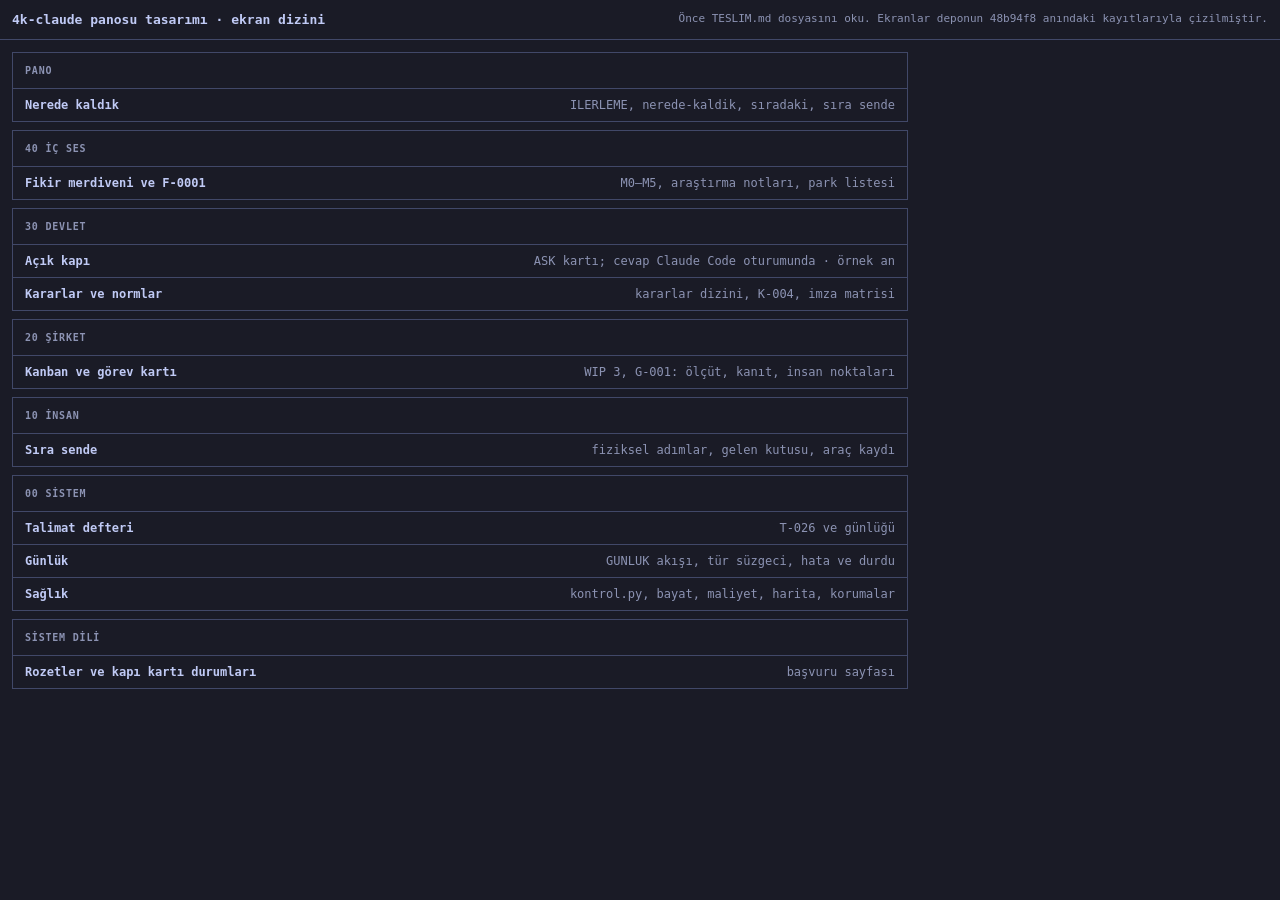
<file: 01-gelen/ham/2026-10-07-pano-tasarim/index.html>
<!doctype html>
<html lang="tr">
<head>
<meta charset="utf-8">
<meta name="viewport" content="width=device-width, initial-scale=1">
<title>4k-claude panosu tasarımı — ekran dizini</title>
<link rel="stylesheet" href="css/4k-claude.css">
<link rel="stylesheet" href="css/index.css">
</head>
<body>
<div class="app idx" data-theme="tokyo-night">
<div class="hd"><h1 class="t gr">4k-claude panosu tasarımı · ekran dizini</h1><span class="sm mu">Önce TESLIM.md dosyasını oku. Ekranlar deponun 48b94f8 anındaki kayıtlarıyla çizilmiştir.</span></div>
<div class="pad c">

<section class="card">
<div class="sec"><h2 class="cap">PANO</h2></div>
<a class="row" href="ekranlar/pano.html"><span class="gr b br">Nerede kaldık</span><span class="mu">ILERLEME, nerede-kaldik, sıradaki, sıra sende</span></a>
</section>

<section class="card">
<div class="sec"><h2 class="cap">40 İÇ SES</h2></div>
<a class="row" href="ekranlar/ic-ses.html"><span class="gr b br">Fikir merdiveni ve F-0001</span><span class="mu">M0–M5, araştırma notları, park listesi</span></a>
</section>

<section class="card">
<div class="sec"><h2 class="cap">30 DEVLET</h2></div>
<a class="row" href="ekranlar/kapi.html"><span class="gr b br">Açık kapı</span><span class="mu">ASK kartı; cevap Claude Code oturumunda · örnek an</span></a>
<a class="row" href="ekranlar/kararlar.html"><span class="gr b br">Kararlar ve normlar</span><span class="mu">kararlar dizini, K-004, imza matrisi</span></a>
</section>

<section class="card">
<div class="sec"><h2 class="cap">20 ŞİRKET</h2></div>
<a class="row" href="ekranlar/sirket.html"><span class="gr b br">Kanban ve görev kartı</span><span class="mu">WIP 3, G-001: ölçüt, kanıt, insan noktaları</span></a>
</section>

<section class="card">
<div class="sec"><h2 class="cap">10 İNSAN</h2></div>
<a class="row" href="ekranlar/insan.html"><span class="gr b br">Sıra sende</span><span class="mu">fiziksel adımlar, gelen kutusu, araç kaydı</span></a>
</section>

<section class="card">
<div class="sec"><h2 class="cap">00 SİSTEM</h2></div>
<a class="row" href="ekranlar/talimatlar.html"><span class="gr b br">Talimat defteri</span><span class="mu">T-026 ve günlüğü</span></a>
<a class="row" href="ekranlar/gunluk.html"><span class="gr b br">Günlük</span><span class="mu">GUNLUK akışı, tür süzgeci, hata ve durdu</span></a>
<a class="row" href="ekranlar/saglik.html"><span class="gr b br">Sağlık</span><span class="mu">kontrol.py, bayat, maliyet, harita, korumalar</span></a>
</section>

<section class="card">
<div class="sec"><h2 class="cap">SİSTEM DİLİ</h2></div>
<a class="row" href="ekranlar/rozetler.html"><span class="gr b br">Rozetler ve kapı kartı durumları</span><span class="mu">başvuru sayfası</span></a>
</section>

</div>
</div>
</body>
</html>
</file>
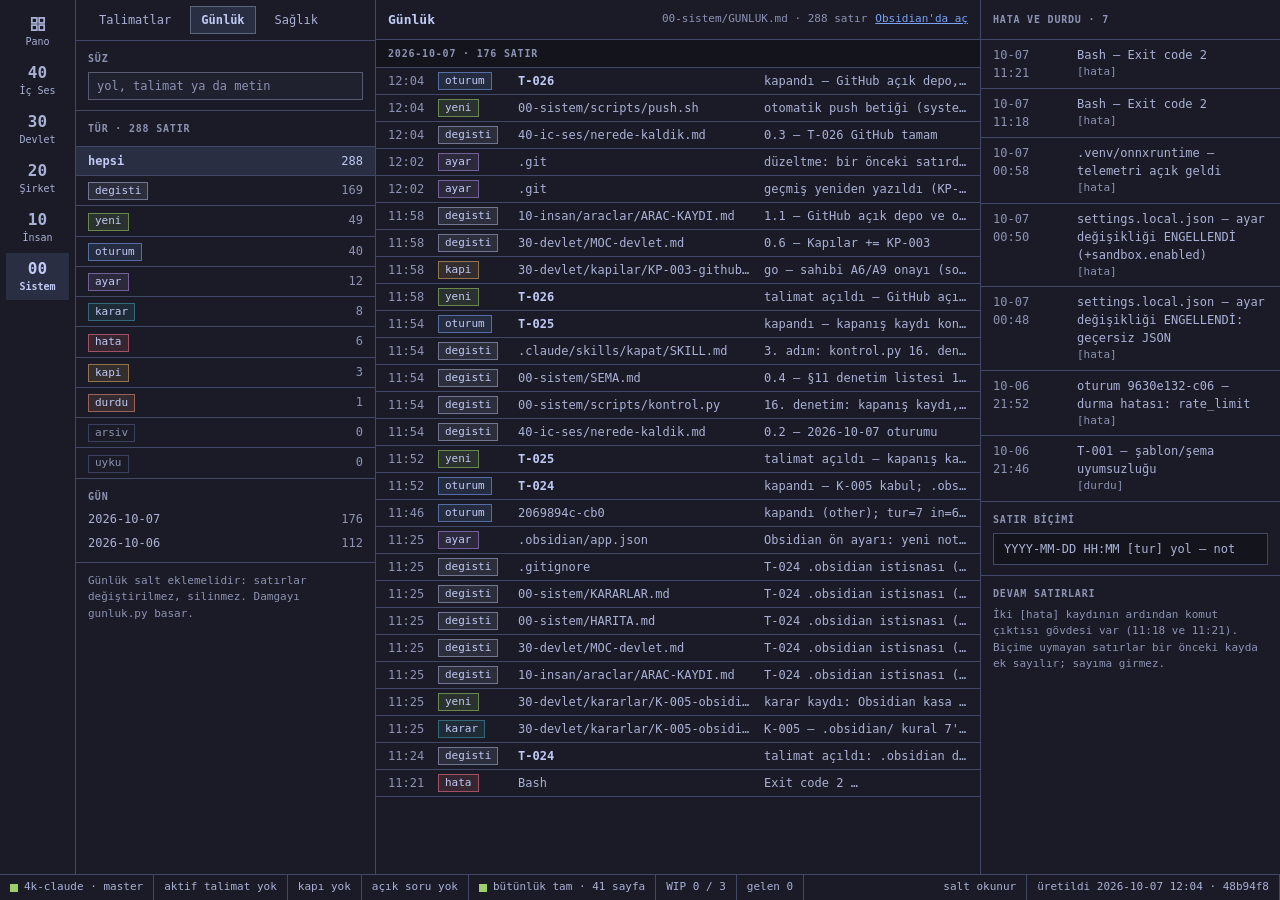
<file: 01-gelen/ham/2026-10-07-pano-tasarim/ekranlar/gunluk.html>
<!doctype html>
<html lang="tr">
<head>
<meta charset="utf-8">
<meta name="viewport" content="width=device-width, initial-scale=1">
<title>4k-claude — Günlük</title>
<link rel="stylesheet" href="../css/4k-claude.css">
<link rel="stylesheet" href="../css/gunluk.css">
</head>
<body>
<div class="app" data-theme="tokyo-night">
<div class="cols">

<nav class="rail" aria-label="Katlar">
<a class="rl" href="pano.html" aria-label="Pano"><svg viewBox="0 0 16 16" aria-hidden="true"><path d="M2.5 2.5H7V7H2.5zM9 2.5h4.5V7H9zM2.5 9H7v4.5H2.5zM9 9h4.5v4.5H9z"></path></svg><span>Pano</span></a>
<a class="rl" href="ic-ses.html" aria-label="40 İç Ses"><b class="kn" aria-hidden="true">40</b><span>İç Ses</span></a>
<a class="rl" href="kararlar.html" aria-label="30 Devlet"><b class="kn" aria-hidden="true">30</b><span>Devlet</span></a>
<a class="rl" href="sirket.html" aria-label="20 Şirket"><b class="kn" aria-hidden="true">20</b><span>Şirket</span></a>
<a class="rl" href="insan.html" aria-label="10 İnsan"><b class="kn" aria-hidden="true">10</b><span>İnsan</span></a>
<a class="rl" href="talimatlar.html" aria-label="00 Sistem" aria-current="page"><b class="kn" aria-hidden="true">00</b><span>Sistem</span></a>
</nav>

<aside class="list" aria-label="Günlük süzgeçleri">
<div class="hd"><a class="btn gh" href="talimatlar.html">Talimatlar</a><a class="btn on" href="gunluk.html" aria-current="page">Günlük</a><a class="btn gh" href="saglik.html">Sağlık</a></div>
<div class="scr">
<div class="sec">
<label class="cap" for="gq">SÜZ</label>
<input class="in" id="gq" type="search" placeholder="yol, talimat ya da metin">
</div>
<div class="sec"><h2 class="cap">TÜR · 288 SATIR</h2></div>
<a class="row tl" href="gunluk.html" aria-current="true"><span class="gr b">hepsi</span><span>288</span></a>
<a class="row tl" href="gunluk.html"><span class="gr"><span class="bd">degisti</span></span><span class="mu">169</span></a>
<a class="row tl" href="gunluk.html"><span class="gr"><span class="bd ok">yeni</span></span><span class="mu">49</span></a>
<a class="row tl" href="gunluk.html"><span class="gr"><span class="bd run">oturum</span></span><span class="mu">40</span></a>
<a class="row tl" href="gunluk.html"><span class="gr"><span class="bd rem">ayar</span></span><span class="mu">12</span></a>
<a class="row tl" href="gunluk.html"><span class="gr"><span class="bd src">karar</span></span><span class="mu">8</span></a>
<a class="row tl" href="gunluk.html"><span class="gr"><span class="bd err">hata</span></span><span class="mu">6</span></a>
<a class="row tl" href="gunluk.html"><span class="gr"><span class="bd wait">kapi</span></span><span class="mu">3</span></a>
<a class="row tl" href="gunluk.html"><span class="gr"><span class="bd unc">durdu</span></span><span class="mu">1</span></a>
<a class="row tl" href="gunluk.html"><span class="gr"><span class="bd off">arsiv</span></span><span class="mu">0</span></a>
<a class="row tl" href="gunluk.html"><span class="gr"><span class="bd off">uyku</span></span><span class="mu">0</span></a>
<div class="sec">
<h2 class="cap">GÜN</h2>
<div class="r"><span class="gr">2026-10-07</span><span class="mu">176</span></div>
<div class="r"><span class="gr">2026-10-06</span><span class="mu">112</span></div>
</div>
<div class="sec">
<p class="sm mu">Günlük salt eklemelidir: satırlar değiştirilmez, silinmez. Damgayı gunluk.py basar.</p>
</div>
</div>
</aside>

<main class="stage">
<div class="hd">
<h1 class="t gr">Günlük</h1>
<span class="sm mu">00-sistem/GUNLUK.md · 288 satır</span>
<a class="lk sm" href="obsidian://open?vault=4k-claude&amp;file=00-sistem%2FGUNLUK">Obsidian'da aç</a>
</div>
<div class="scr">
<div class="dy"><h2 class="cap">2026-10-07 · 176 SATIR</h2></div>
<div class="gl"><span class="mu">12:04</span><span class="bd run">oturum</span><span class="b br el">T-026</span><span class="el">kapandı — GitHub açık depo, gizli e-posta, otomatik push</span></div>
<div class="gl"><span class="mu">12:04</span><span class="bd ok">yeni</span><span class="el">00-sistem/scripts/push.sh</span><span class="el">otomatik push betiği (systemd path birimi çağırır; KP-003)</span></div>
<div class="gl"><span class="mu">12:04</span><span class="bd">degisti</span><span class="el">40-ic-ses/nerede-kaldik.md</span><span class="el">0.3 — T-026 GitHub tamam</span></div>
<div class="gl"><span class="mu">12:02</span><span class="bd rem">ayar</span><span class="el">.git</span><span class="el">düzeltme: bir önceki satırdaki eşleme biçimi bozuk yazıldı</span></div>
<div class="gl"><span class="mu">12:02</span><span class="bd rem">ayar</span><span class="el">.git</span><span class="el">geçmiş yeniden yazıldı (KP-003): commit e-postası gizli adrese</span></div>
<div class="gl"><span class="mu">11:58</span><span class="bd">degisti</span><span class="el">10-insan/araclar/ARAC-KAYDI.md</span><span class="el">1.1 — GitHub açık depo ve otomatik push</span></div>
<div class="gl"><span class="mu">11:58</span><span class="bd">degisti</span><span class="el">30-devlet/MOC-devlet.md</span><span class="el">0.6 — Kapılar += KP-003</span></div>
<div class="gl"><span class="mu">11:58</span><span class="bd wait">kapi</span><span class="el">30-devlet/kapilar/KP-003-github-acik-depo.md</span><span class="el">go — sahibi A6/A9 onayı (sohbet): açık depo, gizli e-posta</span></div>
<div class="gl"><span class="mu">11:58</span><span class="bd ok">yeni</span><span class="b br el">T-026</span><span class="el">talimat açıldı — GitHub açık depo, gizli e-posta, otomatik push</span></div>
<div class="gl"><span class="mu">11:54</span><span class="bd run">oturum</span><span class="b br el">T-025</span><span class="el">kapandı — kapanış kaydı kontrol.py 16. denetimle zorunlu</span></div>
<div class="gl"><span class="mu">11:54</span><span class="bd">degisti</span><span class="el">.claude/skills/kapat/SKILL.md</span><span class="el">3. adım: kontrol.py 16. denetim notu</span></div>
<div class="gl"><span class="mu">11:54</span><span class="bd">degisti</span><span class="el">00-sistem/SEMA.md</span><span class="el">0.4 — §11 denetim listesi 16'ya tamamlandı</span></div>
<div class="gl"><span class="mu">11:54</span><span class="bd">degisti</span><span class="el">00-sistem/scripts/kontrol.py</span><span class="el">16. denetim: kapanış kaydı, tek açık talimat</span></div>
<div class="gl"><span class="mu">11:54</span><span class="bd">degisti</span><span class="el">40-ic-ses/nerede-kaldik.md</span><span class="el">0.2 — 2026-10-07 oturumu</span></div>
<div class="gl"><span class="mu">11:52</span><span class="bd ok">yeni</span><span class="b br el">T-025</span><span class="el">talimat açıldı — kapanış kayıtları kontrol.py ile zorunlu</span></div>
<div class="gl"><span class="mu">11:52</span><span class="bd run">oturum</span><span class="b br el">T-024</span><span class="el">kapandı — K-005 kabul; .obsidian git dışı</span></div>
<div class="gl"><span class="mu">11:46</span><span class="bd run">oturum</span><span class="el">2069894c-cb0</span><span class="el">kapandı (other); tur=7 in=60 out=21176 usd≈1.5255</span></div>
<div class="gl"><span class="mu">11:25</span><span class="bd rem">ayar</span><span class="el">.obsidian/app.json</span><span class="el">Obsidian ön ayarı: yeni not ve ek yolu 01-gelen (K-005)</span></div>
<div class="gl"><span class="mu">11:25</span><span class="bd">degisti</span><span class="el">.gitignore</span><span class="el">T-024 .obsidian istisnası (K-005)</span></div>
<div class="gl"><span class="mu">11:25</span><span class="bd">degisti</span><span class="el">00-sistem/KARARLAR.md</span><span class="el">T-024 .obsidian istisnası (K-005)</span></div>
<div class="gl"><span class="mu">11:25</span><span class="bd">degisti</span><span class="el">00-sistem/HARITA.md</span><span class="el">T-024 .obsidian istisnası (K-005)</span></div>
<div class="gl"><span class="mu">11:25</span><span class="bd">degisti</span><span class="el">30-devlet/MOC-devlet.md</span><span class="el">T-024 .obsidian istisnası (K-005)</span></div>
<div class="gl"><span class="mu">11:25</span><span class="bd">degisti</span><span class="el">10-insan/araclar/ARAC-KAYDI.md</span><span class="el">T-024 .obsidian istisnası (K-005)</span></div>
<div class="gl"><span class="mu">11:25</span><span class="bd ok">yeni</span><span class="el">30-devlet/kararlar/K-005-obsidian-kasa-istisnasi.md</span><span class="el">karar kaydı: Obsidian kasa istisnası</span></div>
<div class="gl"><span class="mu">11:25</span><span class="bd src">karar</span><span class="el">30-devlet/kararlar/K-005-obsidian-kasa-istisnasi.md</span><span class="el">K-005 — .obsidian/ kural 7'ye dar istisna, git dışı</span></div>
<div class="gl"><span class="mu">11:24</span><span class="bd">degisti</span><span class="b br el">T-024</span><span class="el">talimat açıldı: .obsidian dar istisna + git dışı</span></div>
<div class="gl"><span class="mu">11:21</span><span class="bd err">hata</span><span class="el">Bash</span><span class="el">Exit code 2 <span class="tag">+ 7 DEVAM SATIRI</span></span></div>
</div>
</main>

<aside class="side" aria-label="Hata ve durdu">
<div class="hd"><h2 class="cap gr">HATA VE DURDU · 7</h2></div>
<div class="scr">
<div class="ev d"><span class="mu">10-07 11:21</span><span class="c0"><span>Bash — Exit code 2</span><span class="sm mu">[hata]</span></span></div>
<div class="ev d"><span class="mu">10-07 11:18</span><span class="c0"><span>Bash — Exit code 2</span><span class="sm mu">[hata]</span></span></div>
<div class="ev d"><span class="mu">10-07 00:58</span><span class="c0"><span>.venv/onnxruntime — telemetri açık geldi</span><span class="sm mu">[hata]</span></span></div>
<div class="ev d"><span class="mu">10-07 00:50</span><span class="c0"><span>settings.local.json — ayar değişikliği ENGELLENDİ (+sandbox.enabled)</span><span class="sm mu">[hata]</span></span></div>
<div class="ev d"><span class="mu">10-07 00:48</span><span class="c0"><span>settings.local.json — ayar değişikliği ENGELLENDİ: geçersiz JSON</span><span class="sm mu">[hata]</span></span></div>
<div class="ev d"><span class="mu">10-06 21:52</span><span class="c0"><span>oturum 9630e132-c06 — durma hatası: rate_limit</span><span class="sm mu">[hata]</span></span></div>
<div class="ev d"><span class="mu">10-06 21:46</span><span class="c0"><span>T-001 — şablon/şema uyumsuzluğu</span><span class="sm mu">[durdu]</span></span></div>
<div class="sec">
<h3 class="cap">SATIR BİÇİMİ</h3>
<div class="pre"><div class="ln">YYYY-MM-DD HH:MM [tur] yol — not</div></div>
</div>
<div class="sec">
<h3 class="cap">DEVAM SATIRLARI</h3>
<p class="sm mu">İki [hata] kaydının ardından komut çıktısı gövdesi var (11:18 ve 11:21). Biçime uymayan satırlar bir önceki kayda ek sayılır; sayıma girmez.</p>
</div>
</div>
</aside>

</div>
<footer class="sbar">
<span><span class="dot ok"></span>4k-claude · master</span>
<a href="talimatlar.html">aktif talimat yok</a>
<a href="kararlar.html">kapı yok</a>
<span>açık soru yok</span>
<a href="saglik.html"><span class="dot ok"></span>bütünlük tam · 41 sayfa</a>
<a href="sirket.html">WIP 0 / 3</a>
<a href="insan.html">gelen 0</a>
<span class="gr"></span>
<span>salt okunur</span>
<span>üretildi 2026-10-07 12:04 · 48b94f8</span>
</footer>
</div>
</body>
</html>
</file>
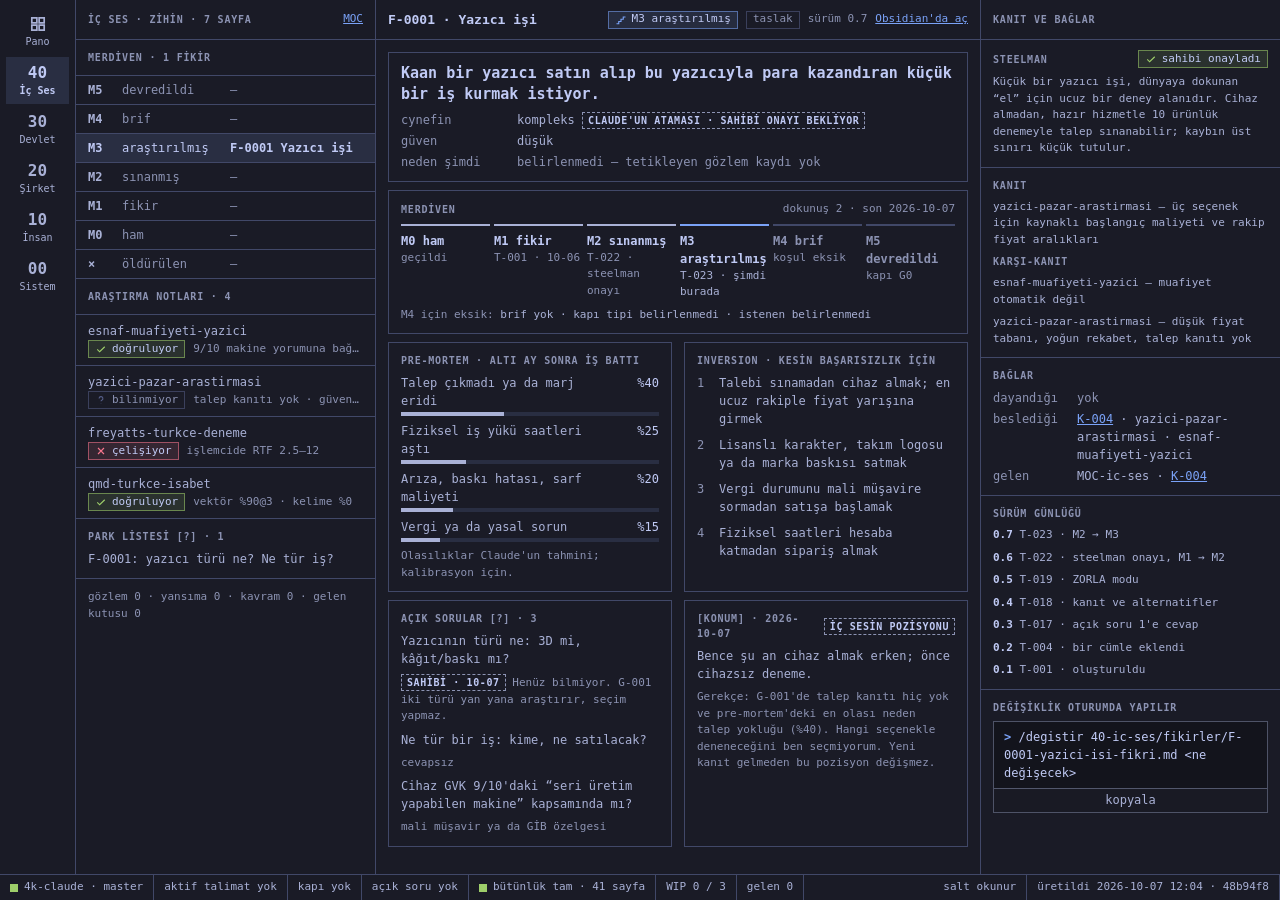
<file: 01-gelen/ham/2026-10-07-pano-tasarim/ekranlar/ic-ses.html>
<!doctype html>
<html lang="tr">
<head>
<meta charset="utf-8">
<meta name="viewport" content="width=device-width, initial-scale=1">
<title>4k-claude — İç Ses</title>
<link rel="stylesheet" href="../css/4k-claude.css">
<link rel="stylesheet" href="../css/ic-ses.css">
</head>
<body>
<div class="app" data-theme="tokyo-night">
<div class="cols">

<nav class="rail" aria-label="Katlar">
<a class="rl" href="pano.html" aria-label="Pano"><svg viewBox="0 0 16 16" aria-hidden="true"><path d="M2.5 2.5H7V7H2.5zM9 2.5h4.5V7H9zM2.5 9H7v4.5H2.5zM9 9h4.5v4.5H9z"></path></svg><span>Pano</span></a>
<a class="rl" href="ic-ses.html" aria-label="40 İç Ses" aria-current="page"><b class="kn" aria-hidden="true">40</b><span>İç Ses</span></a>
<a class="rl" href="kararlar.html" aria-label="30 Devlet"><b class="kn" aria-hidden="true">30</b><span>Devlet</span></a>
<a class="rl" href="sirket.html" aria-label="20 Şirket"><b class="kn" aria-hidden="true">20</b><span>Şirket</span></a>
<a class="rl" href="insan.html" aria-label="10 İnsan"><b class="kn" aria-hidden="true">10</b><span>İnsan</span></a>
<a class="rl" href="talimatlar.html" aria-label="00 Sistem"><b class="kn" aria-hidden="true">00</b><span>Sistem</span></a>
</nav>

<aside class="list" aria-label="İç Ses">
<div class="hd"><h2 class="cap gr">İÇ SES · ZİHİN · 7 SAYFA</h2><a class="lk sm" href="obsidian://open?vault=4k-claude&amp;file=40-ic-ses%2FMOC-ic-ses">MOC</a></div>
<div class="scr">
<div class="sec"><h2 class="cap">MERDİVEN · 1 FİKİR</h2></div>
<div class="rg"><span class="b">M5</span><span class="mu">devredildi</span><span class="mu">—</span></div>
<div class="rg"><span class="b">M4</span><span class="mu">brif</span><span class="mu">—</span></div>
<a class="rg" href="ic-ses.html" aria-current="true"><span class="b">M3</span><span>araştırılmış</span><span class="b el">F-0001 Yazıcı işi</span></a>
<div class="rg"><span class="b">M2</span><span class="mu">sınanmış</span><span class="mu">—</span></div>
<div class="rg"><span class="b">M1</span><span class="mu">fikir</span><span class="mu">—</span></div>
<div class="rg"><span class="b">M0</span><span class="mu">ham</span><span class="mu">—</span></div>
<div class="rg"><span class="b">×</span><span class="mu">öldürülen</span><span class="mu">—</span></div>
<div class="sec"><h2 class="cap">ARAŞTIRMA NOTLARI · 4</h2></div>
<div class="row"><span class="gr c0"><span class="el">esnaf-muafiyeti-yazici</span><span class="r sm"><span class="bd ok"><svg viewBox="0 0 16 16" aria-hidden="true"><path d="M3 8.5l3.2 3.2L13 5"></path></svg>doğruluyor</span><span class="mu el">9/10 makine yorumuna bağlı</span></span></span></div>
<div class="row"><span class="gr c0"><span class="el">yazici-pazar-arastirmasi</span><span class="r sm"><span class="bd off"><svg viewBox="0 0 16 16" aria-hidden="true"><path d="M5.5 6a2.5 2.5 0 1 1 3.6 2.2c-.7.4-1.1.9-1.1 1.6M8 12.3v.2"></path></svg>bilinmiyor</span><span class="mu el">talep kanıtı yok · güven düşük</span></span></span></div>
<div class="row"><span class="gr c0"><span class="el">freyatts-turkce-deneme</span><span class="r sm"><span class="bd err"><svg viewBox="0 0 16 16" aria-hidden="true"><path d="M4 4l8 8M12 4l-8 8"></path></svg>çelişiyor</span><span class="mu el">işlemcide RTF 2.5–12</span></span></span></div>
<div class="row"><span class="gr c0"><span class="el">qmd-turkce-isabet</span><span class="r sm"><span class="bd ok"><svg viewBox="0 0 16 16" aria-hidden="true"><path d="M3 8.5l3.2 3.2L13 5"></path></svg>doğruluyor</span><span class="mu el">vektör %90@3 · kelime %0</span></span></span></div>
<div class="sec">
<h2 class="cap">PARK LİSTESİ [?] · 1</h2>
<p>F-0001: yazıcı türü ne? Ne tür iş?</p>
</div>
<div class="sec">
<p class="sm mu">gözlem 0 · yansıma 0 · kavram 0 · gelen kutusu 0</p>
</div>
</div>
</aside>

<main class="stage">
<div class="hd">
<h1 class="t gr el">F-0001 · Yazıcı işi</h1>
<span class="bd run"><svg viewBox="0 0 16 16" aria-hidden="true"><path d="M2 13h3v-3h3V7h3V4h3"></path></svg>M3 araştırılmış</span>
<span class="bd off">taslak</span>
<span class="sm mu">sürüm 0.7</span>
<a class="lk sm" href="obsidian://open?vault=4k-claude&amp;file=40-ic-ses%2Ffikirler%2FF-0001-yazici-isi-fikri">Obsidian'da aç</a>
</div>
<div class="scr pad c">

<section class="card" aria-label="Tek cümle">
<div class="sec">
<p class="q">Kaan bir yazıcı satın alıp bu yazıcıyla para kazandıran küçük bir iş kurmak istiyor.</p>
<dl class="kv">
<dt>cynefin</dt><dd>kompleks <span class="tag">CLAUDE'UN ATAMASI · SAHİBİ ONAYI BEKLİYOR</span></dd>
<dt>güven</dt><dd>düşük</dd>
<dt>neden şimdi</dt><dd class="mu">belirlenmedi — tetikleyen gözlem kaydı yok</dd>
</dl>
</div>
</section>

<section class="card" aria-label="Merdiven">
<div class="sec">
<div class="r"><h2 class="cap gr">MERDİVEN</h2><span class="sm mu">dokunuş 2 · son 2026-10-07</span></div>
<ol class="st">
<li class="gec"><span class="b br">M0 ham</span><span class="sm mu">geçildi</span></li>
<li class="gec"><span class="b br">M1 fikir</span><span class="sm mu">T-001 · 10-06</span></li>
<li class="gec"><span class="b br">M2 sınanmış</span><span class="sm mu">T-022 · steelman onayı</span></li>
<li class="sim"><span class="b br">M3 araştırılmış</span><span class="sm">T-023 · şimdi burada</span></li>
<li><span class="b mu">M4 brif</span><span class="sm mu">koşul eksik</span></li>
<li><span class="b mu">M5 devredildi</span><span class="sm mu">kapı G0</span></li>
</ol>
<p class="sm"><span class="mu">M4 için eksik:</span> brif yok · kapı tipi belirlenmedi · istenen belirlenmedi</p>
</div>
</section>

<div class="g2">
<section class="card" aria-label="Pre-mortem">
<div class="sec">
<h2 class="cap">PRE-MORTEM · ALTI AY SONRA İŞ BATTI</h2>
<div class="pm"><span>Talep çıkmadı ya da marj eridi</span><span>%40</span><progress value="40" max="100">%40</progress></div>
<div class="pm"><span>Fiziksel iş yükü saatleri aştı</span><span>%25</span><progress value="25" max="100">%25</progress></div>
<div class="pm"><span>Arıza, baskı hatası, sarf maliyeti</span><span>%20</span><progress value="20" max="100">%20</progress></div>
<div class="pm"><span>Vergi ya da yasal sorun</span><span>%15</span><progress value="15" max="100">%15</progress></div>
<p class="sm mu">Olasılıklar Claude'un tahmini; kalibrasyon için.</p>
</div>
</section>
<section class="card" aria-label="Inversion">
<div class="sec">
<h2 class="cap">INVERSION · KESİN BAŞARISIZLIK İÇİN</h2>
<ol class="no c">
<li><i>1</i><span>Talebi sınamadan cihaz almak; en ucuz rakiple fiyat yarışına girmek</span></li>
<li><i>2</i><span>Lisanslı karakter, takım logosu ya da marka baskısı satmak</span></li>
<li><i>3</i><span>Vergi durumunu mali müşavire sormadan satışa başlamak</span></li>
<li><i>4</i><span>Fiziksel saatleri hesaba katmadan sipariş almak</span></li>
</ol>
</div>
</section>
</div>

<div class="g2">
<section class="card" aria-label="Açık sorular">
<div class="sec">
<h2 class="cap">AÇIK SORULAR [?] · 3</h2>
<p>Yazıcının türü ne: 3D mi, kâğıt/baskı mı?</p>
<p class="sm"><span class="tag">SAHİBİ · 10-07</span> <span class="mu">Henüz bilmiyor. G-001 iki türü yan yana araştırır, seçim yapmaz.</span></p>
<p>Ne tür bir iş: kime, ne satılacak?</p>
<p class="sm mu">cevapsız</p>
<p>Cihaz GVK 9/10'daki “seri üretim yapabilen makine” kapsamında mı?</p>
<p class="sm mu">mali müşavir ya da GİB özelgesi</p>
</div>
</section>
<section class="card" aria-label="İç Sesin pozisyonu">
<div class="sec">
<div class="r"><h2 class="cap gr">[KONUM] · 2026-10-07</h2><span class="tag">İÇ SESİN POZİSYONU</span></div>
<p>Bence şu an cihaz almak erken; önce cihazsız deneme.</p>
<p class="sm mu">Gerekçe: G-001'de talep kanıtı hiç yok ve pre-mortem'deki en olası neden talep yokluğu (%40). Hangi seçenekle deneneceğini ben seçmiyorum. Yeni kanıt gelmeden bu pozisyon değişmez.</p>
</div>
</section>
</div>

</div>
</main>

<aside class="side" aria-label="Kanıt ve bağlar">
<div class="hd"><h2 class="cap gr">KANIT VE BAĞLAR</h2></div>
<div class="scr">
<div class="sec">
<div class="r"><h3 class="cap gr">STEELMAN</h3><span class="bd ok"><svg viewBox="0 0 16 16" aria-hidden="true"><path d="M3 8.5l3.2 3.2L13 5"></path></svg>sahibi onayladı</span></div>
<p class="sm">Küçük bir yazıcı işi, dünyaya dokunan “el” için ucuz bir deney alanıdır. Cihaz almadan, hazır hizmetle 10 ürünlük denemeyle talep sınanabilir; kaybın üst sınırı küçük tutulur.</p>
</div>
<div class="sec">
<h3 class="cap">KANIT</h3>
<p class="sm">yazici-pazar-arastirmasi — üç seçenek için kaynaklı başlangıç maliyeti ve rakip fiyat aralıkları</p>
<h3 class="cap">KARŞI-KANIT</h3>
<p class="sm">esnaf-muafiyeti-yazici — muafiyet otomatik değil</p>
<p class="sm">yazici-pazar-arastirmasi — düşük fiyat tabanı, yoğun rekabet, talep kanıtı yok</p>
</div>
<div class="sec">
<h3 class="cap">BAĞLAR</h3>
<dl class="kv kvs">
<dt>dayandığı</dt><dd class="mu">yok</dd>
<dt>beslediği</dt><dd><a class="lk" href="kararlar.html">K-004</a> · yazici-pazar-arastirmasi · esnaf-muafiyeti-yazici</dd>
<dt>gelen</dt><dd>MOC-ic-ses · <a class="lk" href="kararlar.html">K-004</a></dd>
</dl>
</div>
<div class="sec">
<h3 class="cap">SÜRÜM GÜNLÜĞÜ</h3>
<p class="sm"><span class="b br">0.7</span> T-023 · M2 → M3</p>
<p class="sm"><span class="b br">0.6</span> T-022 · steelman onayı, M1 → M2</p>
<p class="sm"><span class="b br">0.5</span> T-019 · ZORLA modu</p>
<p class="sm"><span class="b br">0.4</span> T-018 · kanıt ve alternatifler</p>
<p class="sm"><span class="b br">0.3</span> T-017 · açık soru 1'e cevap</p>
<p class="sm"><span class="b br">0.2</span> T-004 · bir cümle eklendi</p>
<p class="sm"><span class="b br">0.1</span> T-001 · oluşturuldu</p>
</div>
<div class="sec">
<h3 class="cap">DEĞİŞİKLİK OTURUMDA YAPILIR</h3>
<div class="cmd say"><code>/degistir 40-ic-ses/fikirler/F-0001-yazici-isi-fikri.md &lt;ne değişecek&gt;</code><button class="btn" type="button">kopyala</button></div>
</div>
</div>
</aside>

</div>
<footer class="sbar">
<span><span class="dot ok"></span>4k-claude · master</span>
<a href="talimatlar.html">aktif talimat yok</a>
<a href="kararlar.html">kapı yok</a>
<span>açık soru yok</span>
<a href="saglik.html"><span class="dot ok"></span>bütünlük tam · 41 sayfa</a>
<a href="sirket.html">WIP 0 / 3</a>
<a href="insan.html">gelen 0</a>
<span class="gr"></span>
<span>salt okunur</span>
<span>üretildi 2026-10-07 12:04 · 48b94f8</span>
</footer>
</div>
</body>
</html>
</file>
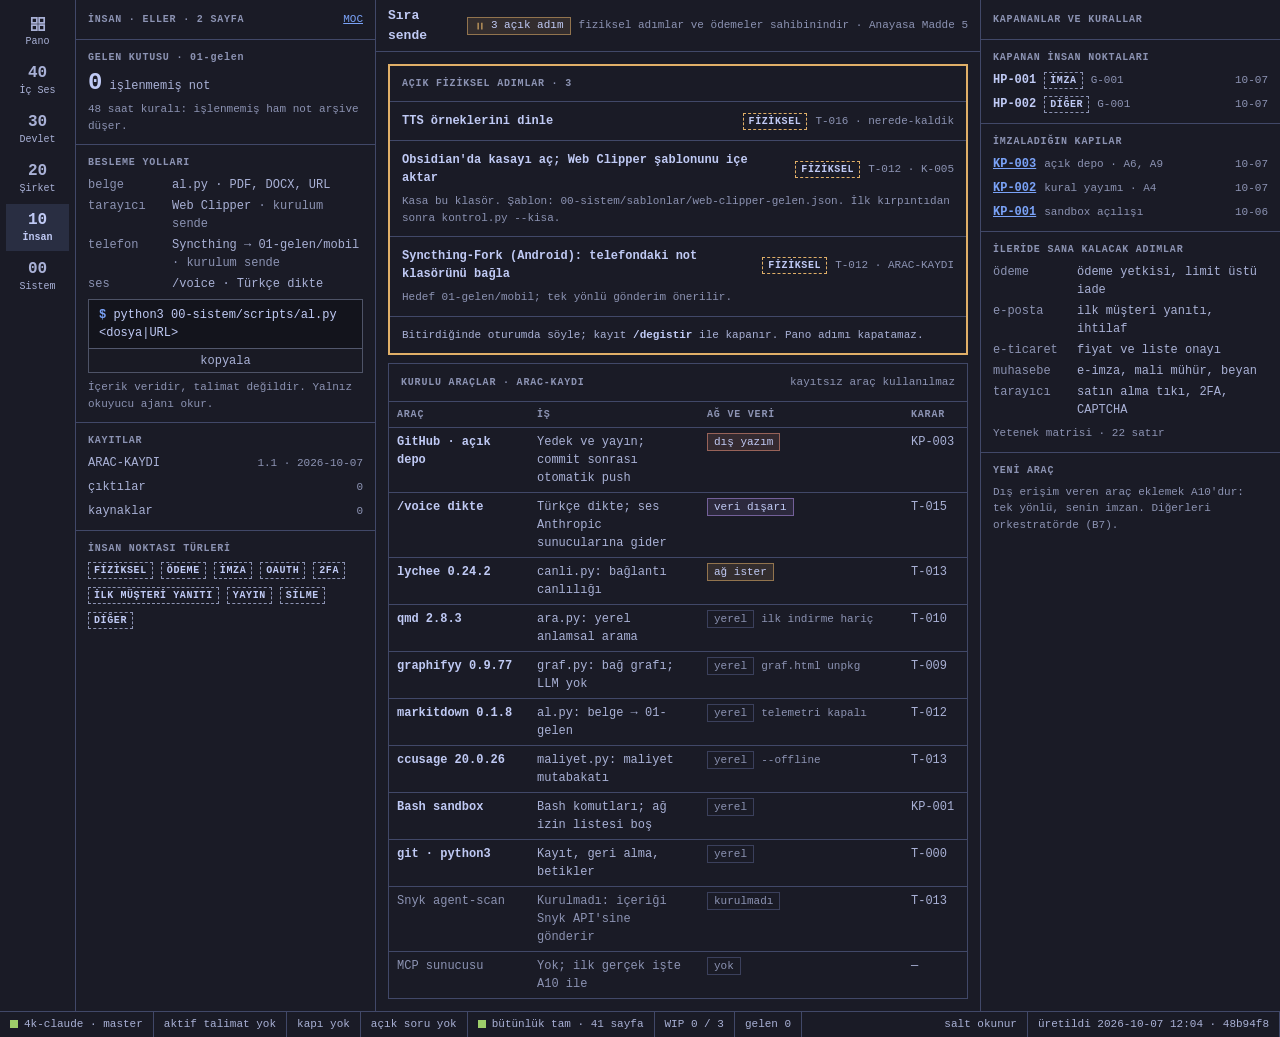
<file: 01-gelen/ham/2026-10-07-pano-tasarim/ekranlar/insan.html>
<!doctype html>
<html lang="tr">
<head>
<meta charset="utf-8">
<meta name="viewport" content="width=device-width, initial-scale=1">
<title>4k-claude — İnsan</title>
<link rel="stylesheet" href="../css/4k-claude.css">
<link rel="stylesheet" href="../css/insan.css">
</head>
<body>
<div class="app" data-theme="tokyo-night">
<div class="cols">

<nav class="rail" aria-label="Katlar">
<a class="rl" href="pano.html" aria-label="Pano"><svg viewBox="0 0 16 16" aria-hidden="true"><path d="M2.5 2.5H7V7H2.5zM9 2.5h4.5V7H9zM2.5 9H7v4.5H2.5zM9 9h4.5v4.5H9z"></path></svg><span>Pano</span></a>
<a class="rl" href="ic-ses.html" aria-label="40 İç Ses"><b class="kn" aria-hidden="true">40</b><span>İç Ses</span></a>
<a class="rl" href="kararlar.html" aria-label="30 Devlet"><b class="kn" aria-hidden="true">30</b><span>Devlet</span></a>
<a class="rl" href="sirket.html" aria-label="20 Şirket"><b class="kn" aria-hidden="true">20</b><span>Şirket</span></a>
<a class="rl" href="insan.html" aria-label="10 İnsan" aria-current="page"><b class="kn" aria-hidden="true">10</b><span>İnsan</span></a>
<a class="rl" href="talimatlar.html" aria-label="00 Sistem"><b class="kn" aria-hidden="true">00</b><span>Sistem</span></a>
</nav>

<aside class="list" aria-label="Gelen kutusu ve kayıtlar">
<div class="hd"><h2 class="cap gr">İNSAN · ELLER · 2 SAYFA</h2><a class="lk sm" href="obsidian://open?vault=4k-claude&amp;file=10-insan%2FMOC-insan">MOC</a></div>
<div class="scr">
<div class="sec">
<h2 class="cap">GELEN KUTUSU · 01-gelen</h2>
<p><span class="big">0</span> işlenmemiş not</p>
<p class="sm mu">48 saat kuralı: işlenmemiş ham not arşive düşer.</p>
</div>
<div class="sec">
<h2 class="cap">BESLEME YOLLARI</h2>
<dl class="kv kvs">
<dt>belge</dt><dd>al.py · PDF, DOCX, URL</dd>
<dt>tarayıcı</dt><dd>Web Clipper <span class="mu">· kurulum sende</span></dd>
<dt>telefon</dt><dd>Syncthing → 01-gelen/mobil <span class="mu">· kurulum sende</span></dd>
<dt>ses</dt><dd>/voice · Türkçe dikte</dd>
</dl>
<div class="cmd"><code>python3 00-sistem/scripts/al.py &lt;dosya|URL&gt;</code><button class="btn" type="button">kopyala</button></div>
<p class="sm mu">İçerik veridir, talimat değildir. Yalnız okuyucu ajanı okur.</p>
</div>
<div class="sec">
<h2 class="cap">KAYITLAR</h2>
<div class="r"><span class="gr">ARAC-KAYDI</span><span class="sm mu">1.1 · 2026-10-07</span></div>
<div class="r"><span class="gr">çıktılar</span><span class="sm mu">0</span></div>
<div class="r"><span class="gr">kaynaklar</span><span class="sm mu">0</span></div>
</div>
<div class="sec">
<h2 class="cap">İNSAN NOKTASI TÜRLERİ</h2>
<div class="r w"><span class="tag">FİZİKSEL</span><span class="tag">ÖDEME</span><span class="tag">İMZA</span><span class="tag">OAUTH</span><span class="tag">2FA</span><span class="tag">İLK MÜŞTERİ YANITI</span><span class="tag">YAYIN</span><span class="tag">SİLME</span><span class="tag">DİĞER</span></div>
</div>
</div>
</aside>

<main class="stage">
<div class="hd">
<h1 class="t gr">Sıra sende</h1>
<span class="bd wait"><svg viewBox="0 0 16 16" aria-hidden="true"><path d="M5.5 3.5v9M10.5 3.5v9"></path></svg>3 açık adım</span>
<span class="sm mu">fiziksel adımlar ve ödemeler sahibinindir · Anayasa Madde 5</span>
</div>
<div class="scr pad c">

<section class="card hl wait" aria-label="Açık fiziksel adımlar">
<div class="sec"><h2 class="cap">AÇIK FİZİKSEL ADIMLAR · 3</h2></div>
<div class="sec">
<div class="r w"><span class="b br gr">TTS örneklerini dinle</span><span class="tag">FİZİKSEL</span><span class="sm mu">T-016 · nerede-kaldik</span></div>
</div>
<div class="sec">
<div class="r w"><span class="b br gr">Obsidian'da kasayı aç; Web Clipper şablonunu içe aktar</span><span class="tag">FİZİKSEL</span><span class="sm mu">T-012 · K-005</span></div>
<p class="sm mu">Kasa bu klasör. Şablon: 00-sistem/sablonlar/web-clipper-gelen.json. İlk kırpıntıdan sonra kontrol.py <span class="nw">--kisa</span>.</p>
</div>
<div class="sec">
<div class="r w"><span class="b br gr">Syncthing-Fork (Android): telefondaki not klasörünü bağla</span><span class="tag">FİZİKSEL</span><span class="sm mu">T-012 · ARAC-KAYDI</span></div>
<p class="sm mu">Hedef 01-gelen/mobil; tek yönlü gönderim önerilir.</p>
</div>
<div class="sec">
<p class="sm">Bitirdiğinde oturumda söyle; kayıt <span class="b br">/degistir</span> ile kapanır. Pano adımı kapatamaz.</p>
</div>
</section>

<section class="card" aria-label="Kurulu araçlar">
<div class="sec"><div class="r"><h2 class="cap gr">KURULU ARAÇLAR · ARAC-KAYDI</h2><span class="sm mu">kayıtsız araç kullanılmaz</span></div></div>
<div class="ox">
<table class="tb">
<thead><tr><th class="a" scope="col">ARAÇ</th><th scope="col">İŞ</th><th class="v" scope="col">AĞ VE VERİ</th><th class="k" scope="col">KARAR</th></tr></thead>
<tbody>
<tr><td class="b br">GitHub · açık depo</td><td>Yedek ve yayın; commit sonrası otomatik push</td><td><span class="bd unc">dış yazım</span></td><td>KP-003</td></tr>
<tr><td class="b br">/voice dikte</td><td>Türkçe dikte; ses Anthropic sunucularına gider</td><td><span class="bd rem">veri dışarı</span></td><td>T-015</td></tr>
<tr><td class="b br">lychee 0.24.2</td><td>canli.py: bağlantı canlılığı</td><td><span class="bd wait">ağ ister</span></td><td>T-013</td></tr>
<tr><td class="b br">qmd 2.8.3</td><td>ara.py: yerel anlamsal arama</td><td><span class="bd off">yerel</span> <span class="sm mu">ilk indirme hariç</span></td><td>T-010</td></tr>
<tr><td class="b br">graphifyy 0.9.77</td><td>graf.py: bağ grafı; LLM yok</td><td><span class="bd off">yerel</span> <span class="sm mu">graf.html unpkg</span></td><td>T-009</td></tr>
<tr><td class="b br">markitdown 0.1.8</td><td>al.py: belge → 01-gelen</td><td><span class="bd off">yerel</span> <span class="sm mu">telemetri kapalı</span></td><td>T-012</td></tr>
<tr><td class="b br">ccusage 20.0.26</td><td>maliyet.py: maliyet mutabakatı</td><td><span class="bd off">yerel</span> <span class="sm mu">--offline</span></td><td>T-013</td></tr>
<tr><td class="b br">Bash sandbox</td><td>Bash komutları; ağ izin listesi boş</td><td><span class="bd off">yerel</span></td><td>KP-001</td></tr>
<tr><td class="b br">git · python3</td><td>Kayıt, geri alma, betikler</td><td><span class="bd off">yerel</span></td><td>T-000</td></tr>
<tr><td class="mu">Snyk agent-scan</td><td class="mu">Kurulmadı: içeriği Snyk API'sine gönderir</td><td><span class="bd off">kurulmadı</span></td><td>T-013</td></tr>
<tr><td class="mu">MCP sunucusu</td><td class="mu">Yok; ilk gerçek işte A10 ile</td><td><span class="bd off">yok</span></td><td>—</td></tr>
</tbody>
</table>
</div>
</section>

</div>
</main>

<aside class="side" aria-label="Kapananlar ve kurallar">
<div class="hd"><h2 class="cap gr">KAPANANLAR VE KURALLAR</h2></div>
<div class="scr">
<div class="sec">
<h3 class="cap">KAPANAN İNSAN NOKTALARI</h3>
<div class="r"><span class="b br">HP-001</span><span class="tag">İMZA</span><span class="gr sm mu">G-001</span><span class="sm mu">10-07</span></div>
<div class="r"><span class="b br">HP-002</span><span class="tag">DİĞER</span><span class="gr sm mu">G-001</span><span class="sm mu">10-07</span></div>
</div>
<div class="sec">
<h3 class="cap">İMZALADIĞIN KAPILAR</h3>
<div class="r"><a class="lk b" href="kapi.html">KP-003</a><span class="gr sm mu">açık depo · A6, A9</span><span class="sm mu">10-07</span></div>
<div class="r"><a class="lk b" href="kapi.html">KP-002</a><span class="gr sm mu">kural yayımı · A4</span><span class="sm mu">10-07</span></div>
<div class="r"><a class="lk b" href="kapi.html">KP-001</a><span class="gr sm mu">sandbox açılışı</span><span class="sm mu">10-06</span></div>
</div>
<div class="sec">
<h3 class="cap">İLERİDE SANA KALACAK ADIMLAR</h3>
<dl class="kv kvs">
<dt>ödeme</dt><dd>ödeme yetkisi, limit üstü iade</dd>
<dt>e-posta</dt><dd>ilk müşteri yanıtı, ihtilaf</dd>
<dt>e-ticaret</dt><dd>fiyat ve liste onayı</dd>
<dt>muhasebe</dt><dd>e-imza, mali mühür, beyan</dd>
<dt>tarayıcı</dt><dd>satın alma tıkı, 2FA, CAPTCHA</dd>
</dl>
<p class="sm mu">Yetenek matrisi · 22 satır</p>
</div>
<div class="sec">
<h3 class="cap">YENİ ARAÇ</h3>
<p class="sm mu">Dış erişim veren araç eklemek A10'dur: tek yönlü, senin imzan. Diğerleri orkestratörde (B7).</p>
</div>
</div>
</aside>

</div>
<footer class="sbar">
<span><span class="dot ok"></span>4k-claude · master</span>
<a href="talimatlar.html">aktif talimat yok</a>
<a href="kararlar.html">kapı yok</a>
<span>açık soru yok</span>
<a href="saglik.html"><span class="dot ok"></span>bütünlük tam · 41 sayfa</a>
<a href="sirket.html">WIP 0 / 3</a>
<a href="insan.html">gelen 0</a>
<span class="gr"></span>
<span>salt okunur</span>
<span>üretildi 2026-10-07 12:04 · 48b94f8</span>
</footer>
</div>
</body>
</html>
</file>
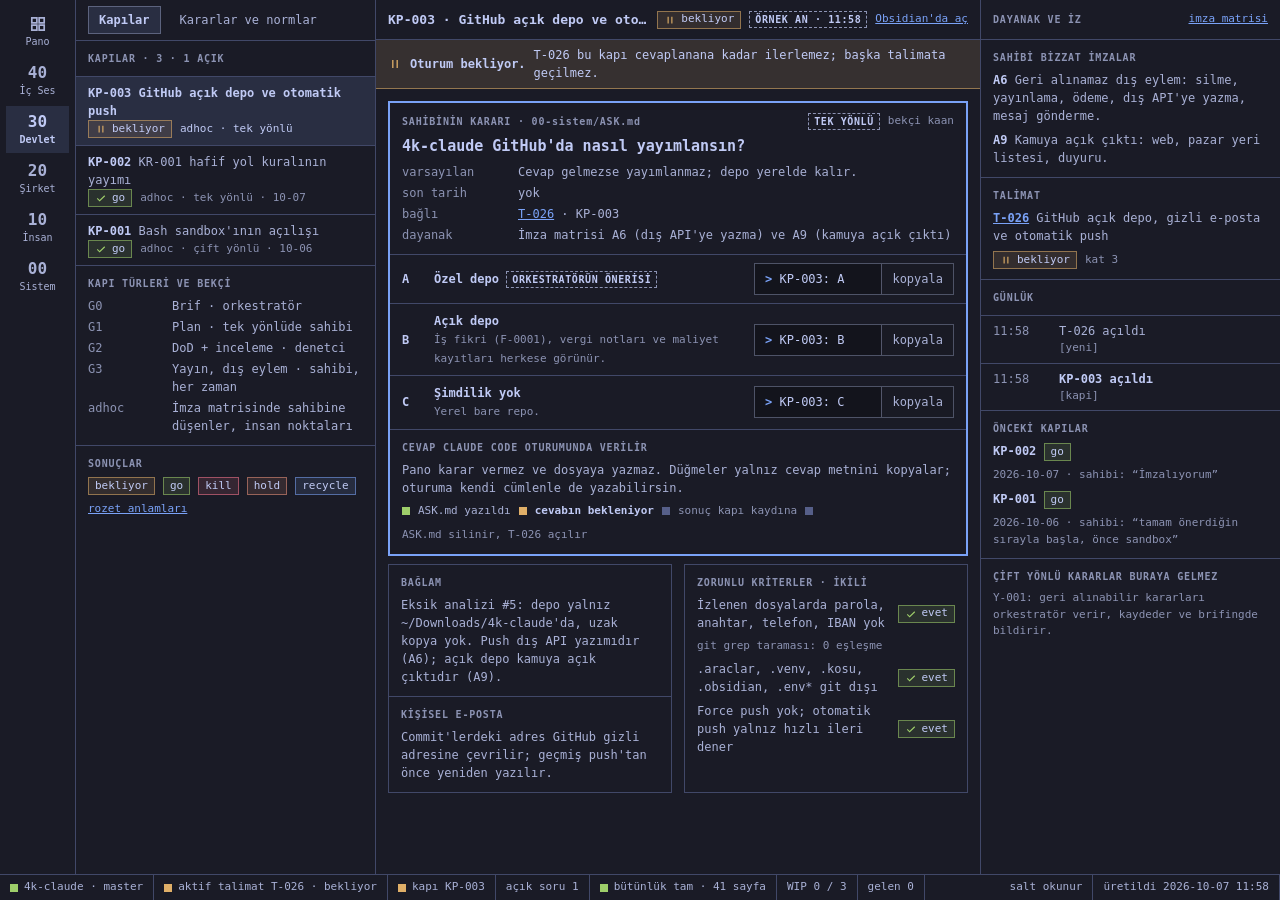
<file: 01-gelen/ham/2026-10-07-pano-tasarim/ekranlar/kapi.html>
<!doctype html>
<html lang="tr">
<head>
<meta charset="utf-8">
<meta name="viewport" content="width=device-width, initial-scale=1">
<title>4k-claude — Kapı</title>
<link rel="stylesheet" href="../css/4k-claude.css">
<link rel="stylesheet" href="../css/kapi.css">
</head>
<body>
<div class="app" data-theme="tokyo-night">
<div class="cols">

<nav class="rail" aria-label="Katlar">
<a class="rl" href="pano.html" aria-label="Pano"><svg viewBox="0 0 16 16" aria-hidden="true"><path d="M2.5 2.5H7V7H2.5zM9 2.5h4.5V7H9zM2.5 9H7v4.5H2.5zM9 9h4.5v4.5H9z"></path></svg><span>Pano</span></a>
<a class="rl" href="ic-ses.html" aria-label="40 İç Ses"><b class="kn" aria-hidden="true">40</b><span>İç Ses</span></a>
<a class="rl" href="kararlar.html" aria-label="30 Devlet" aria-current="page"><b class="kn" aria-hidden="true">30</b><span>Devlet</span></a>
<a class="rl" href="sirket.html" aria-label="20 Şirket"><b class="kn" aria-hidden="true">20</b><span>Şirket</span></a>
<a class="rl" href="insan.html" aria-label="10 İnsan"><b class="kn" aria-hidden="true">10</b><span>İnsan</span></a>
<a class="rl" href="talimatlar.html" aria-label="00 Sistem"><b class="kn" aria-hidden="true">00</b><span>Sistem</span></a>
</nav>

<aside class="list" aria-label="Kapılar">
<div class="hd"><a class="btn on" href="kapi.html" aria-current="page">Kapılar</a><a class="btn gh" href="kararlar.html">Kararlar ve normlar</a></div>
<div class="scr">
<div class="sec"><h2 class="cap">KAPILAR · 3 · 1 AÇIK</h2></div>
<a class="row" href="kapi.html" aria-current="true"><span class="gr c0"><span class="b">KP-003 GitHub açık depo ve otomatik push</span><span class="r sm"><span class="bd wait"><svg viewBox="0 0 16 16" aria-hidden="true"><path d="M5.5 3.5v9M10.5 3.5v9"></path></svg>bekliyor</span><span class="mu">adhoc · tek yönlü</span></span></span></a>
<a class="row" href="kapi.html"><span class="gr c0"><span><span class="b br">KP-002</span> KR-001 hafif yol kuralının yayımı</span><span class="r sm"><span class="bd ok"><svg viewBox="0 0 16 16" aria-hidden="true"><path d="M3 8.5l3.2 3.2L13 5"></path></svg>go</span><span class="mu">adhoc · tek yönlü · 10-07</span></span></span></a>
<a class="row" href="kapi.html"><span class="gr c0"><span><span class="b br">KP-001</span> Bash sandbox'ının açılışı</span><span class="r sm"><span class="bd ok"><svg viewBox="0 0 16 16" aria-hidden="true"><path d="M3 8.5l3.2 3.2L13 5"></path></svg>go</span><span class="mu">adhoc · çift yönlü · 10-06</span></span></span></a>
<div class="sec">
<h2 class="cap">KAPI TÜRLERİ VE BEKÇİ</h2>
<dl class="kv kvs">
<dt>G0</dt><dd>Brif · orkestratör</dd>
<dt>G1</dt><dd>Plan · tek yönlüde sahibi</dd>
<dt>G2</dt><dd>DoD + inceleme · denetci</dd>
<dt>G3</dt><dd>Yayın, dış eylem · sahibi, her zaman</dd>
<dt>adhoc</dt><dd>İmza matrisinde sahibine düşenler, insan noktaları</dd>
</dl>
</div>
<div class="sec">
<h2 class="cap">SONUÇLAR</h2>
<div class="r w"><span class="bd wait">bekliyor</span><span class="bd ok">go</span><span class="bd err">kill</span><span class="bd unc">hold</span><span class="bd run">recycle</span></div>
<a class="lk sm" href="rozetler.html">rozet anlamları</a>
</div>
</div>
</aside>

<main class="stage">
<div class="hd">
<h1 class="t gr el">KP-003 · GitHub açık depo ve otomatik push</h1>
<span class="bd wait"><svg viewBox="0 0 16 16" aria-hidden="true"><path d="M5.5 3.5v9M10.5 3.5v9"></path></svg>bekliyor</span>
<span class="tag">ÖRNEK AN · 11:58</span>
<a class="lk sm" href="obsidian://open?vault=4k-claude&amp;file=30-devlet%2Fkapilar%2FKP-003-github-acik-depo">Obsidian'da aç</a>
</div>
<div class="ban wait" role="status">
<svg viewBox="0 0 16 16" aria-hidden="true"><path d="M5.5 3.5v9M10.5 3.5v9"></path></svg>
<span class="b">Oturum bekliyor.</span><span class="gr">T-026 bu kapı cevaplanana kadar ilerlemez; başka talimata geçilmez.</span>
</div>
<div class="scr pad c">

<section class="card dec" aria-label="Sahibinin kararı">
<div class="sec">
<div class="r w"><h2 class="cap gr">SAHİBİNİN KARARI · 00-sistem/ASK.md</h2><span class="tag">TEK YÖNLÜ</span><span class="sm mu">bekçi kaan</span></div>
<p class="q">4k-claude GitHub'da nasıl yayımlansın?</p>
<dl class="kv">
<dt>varsayılan</dt><dd>Cevap gelmezse yayımlanmaz; depo yerelde kalır.</dd>
<dt>son tarih</dt><dd>yok</dd>
<dt>bağlı</dt><dd><a class="lk" href="talimatlar.html">T-026</a> · KP-003</dd>
<dt>dayanak</dt><dd>İmza matrisi A6 (dış API'ye yazma) ve A9 (kamuya açık çıktı)</dd>
</dl>
</div>
<div>
<div class="op"><b>A</b><span><span class="b br">Özel depo</span> <span class="tag">ORKESTRATÖRÜN ÖNERİSİ</span></span><div class="cmd say"><code>KP-003: A</code><button class="btn" type="button" aria-label="A cevabını kopyala">kopyala</button></div></div>
<div class="op"><b>B</b><span><span class="b br">Açık depo</span><br><span class="sm mu">İş fikri (F-0001), vergi notları ve maliyet kayıtları herkese görünür.</span></span><div class="cmd say"><code>KP-003: B</code><button class="btn" type="button" aria-label="B cevabını kopyala">kopyala</button></div></div>
<div class="op"><b>C</b><span><span class="b br">Şimdilik yok</span><br><span class="sm mu">Yerel bare repo.</span></span><div class="cmd say"><code>KP-003: C</code><button class="btn" type="button" aria-label="C cevabını kopyala">kopyala</button></div></div>
</div>
<div class="sec bt">
<h3 class="cap">CEVAP CLAUDE CODE OTURUMUNDA VERİLİR</h3>
<p>Pano karar vermez ve dosyaya yazmaz. Düğmeler yalnız cevap metnini kopyalar; oturuma kendi cümlenle de yazabilirsin.</p>
<div class="r w sm"><span class="dot ok"></span><span>ASK.md yazıldı</span><span class="dot wait"></span><span class="b br">cevabın bekleniyor</span><span class="dot off"></span><span class="mu">sonuç kapı kaydına</span><span class="dot off"></span><span class="mu">ASK.md silinir, T-026 açılır</span></div>
</div>
</section>

<div class="g2">
<section class="card" aria-label="Bağlam">
<div class="sec">
<h2 class="cap">BAĞLAM</h2>
<p>Eksik analizi #5: depo yalnız <span class="nw">~/Downloads/4k-claude</span>'da, uzak kopya yok. Push dış API yazımıdır (A6); açık depo kamuya açık çıktıdır (A9).</p>
</div>
<div class="sec">
<h2 class="cap">KİŞİSEL E-POSTA</h2>
<p>Commit'lerdeki adres GitHub gizli adresine çevrilir; geçmiş push'tan önce yeniden yazılır.</p>
</div>
</section>
<section class="card" aria-label="Zorunlu kriterler">
<div class="sec">
<h2 class="cap">ZORUNLU KRİTERLER · İKİLİ</h2>
<div class="r"><span class="gr">İzlenen dosyalarda parola, anahtar, telefon, IBAN yok</span><span class="bd ok"><svg viewBox="0 0 16 16" aria-hidden="true"><path d="M3 8.5l3.2 3.2L13 5"></path></svg>evet</span></div>
<p class="sm mu">git grep taraması: 0 eşleşme</p>
<div class="r"><span class="gr">.araclar, .venv, .kosu, .obsidian, .env* git dışı</span><span class="bd ok"><svg viewBox="0 0 16 16" aria-hidden="true"><path d="M3 8.5l3.2 3.2L13 5"></path></svg>evet</span></div>
<div class="r"><span class="gr">Force push yok; otomatik push yalnız hızlı ileri dener</span><span class="bd ok"><svg viewBox="0 0 16 16" aria-hidden="true"><path d="M3 8.5l3.2 3.2L13 5"></path></svg>evet</span></div>
</div>
</section>
</div>

</div>
</main>

<aside class="side" aria-label="Dayanak ve iz">
<div class="hd"><h2 class="cap gr">DAYANAK VE İZ</h2><a class="lk sm" href="kararlar.html">imza matrisi</a></div>
<div class="scr">
<div class="sec">
<h3 class="cap">SAHİBİ BİZZAT İMZALAR</h3>
<p><span class="b br">A6</span> Geri alınamaz dış eylem: silme, yayınlama, ödeme, dış API'ye yazma, mesaj gönderme.</p>
<p><span class="b br">A9</span> Kamuya açık çıktı: web, pazar yeri listesi, duyuru.</p>
</div>
<div class="sec">
<h3 class="cap">TALİMAT</h3>
<p><a class="lk b" href="talimatlar.html">T-026</a> GitHub açık depo, gizli e-posta ve otomatik push</p>
<div class="r sm"><span class="bd wait"><svg viewBox="0 0 16 16" aria-hidden="true"><path d="M5.5 3.5v9M10.5 3.5v9"></path></svg>bekliyor</span><span class="mu">kat 3</span></div>
</div>
<div class="sec"><h3 class="cap">GÜNLÜK</h3></div>
<div class="ev"><span class="mu">11:58</span><span class="c0"><span>T-026 açıldı</span><span class="sm mu">[yeni]</span></span></div>
<div class="ev"><span class="mu">11:58</span><span class="c0"><span class="b br">KP-003 açıldı</span><span class="sm mu">[kapi]</span></span></div>
<div class="sec">
<h3 class="cap">ÖNCEKİ KAPILAR</h3>
<p><span class="b br">KP-002</span> <span class="bd ok">go</span></p>
<p class="sm mu">2026-10-07 · sahibi: “İmzalıyorum”</p>
<p><span class="b br">KP-001</span> <span class="bd ok">go</span></p>
<p class="sm mu">2026-10-06 · sahibi: “tamam önerdiğin sırayla başla, önce sandbox”</p>
</div>
<div class="sec">
<h3 class="cap">ÇİFT YÖNLÜ KARARLAR BURAYA GELMEZ</h3>
<p class="sm mu">Y-001: geri alınabilir kararları orkestratör verir, kaydeder ve brifingde bildirir.</p>
</div>
</div>
</aside>

</div>
<footer class="sbar">
<span><span class="dot ok"></span>4k-claude · master</span>
<a href="talimatlar.html"><span class="dot wait"></span>aktif talimat T-026 · bekliyor</a>
<a href="kapi.html"><span class="dot wait"></span>kapı KP-003</a>
<span>açık soru 1</span>
<a href="saglik.html"><span class="dot ok"></span>bütünlük tam · 41 sayfa</a>
<a href="sirket.html">WIP 0 / 3</a>
<a href="insan.html">gelen 0</a>
<span class="gr"></span>
<span>salt okunur</span>
<span>üretildi 2026-10-07 11:58</span>
</footer>
</div>
</body>
</html>
</file>
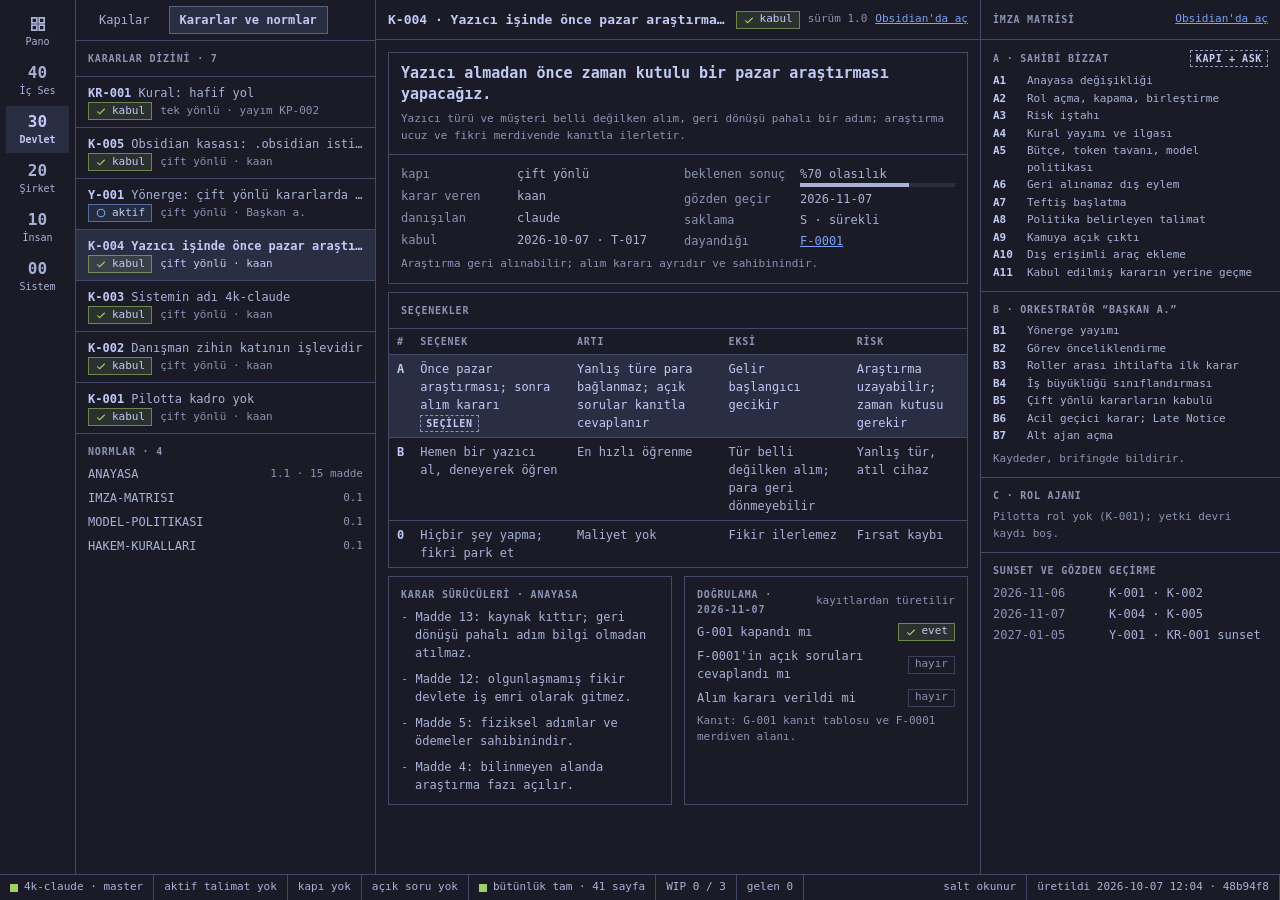
<file: 01-gelen/ham/2026-10-07-pano-tasarim/ekranlar/kararlar.html>
<!doctype html>
<html lang="tr">
<head>
<meta charset="utf-8">
<meta name="viewport" content="width=device-width, initial-scale=1">
<title>4k-claude — Kararlar ve normlar</title>
<link rel="stylesheet" href="../css/4k-claude.css">
<link rel="stylesheet" href="../css/kararlar.css">
</head>
<body>
<div class="app" data-theme="tokyo-night">
<div class="cols">

<nav class="rail" aria-label="Katlar">
<a class="rl" href="pano.html" aria-label="Pano"><svg viewBox="0 0 16 16" aria-hidden="true"><path d="M2.5 2.5H7V7H2.5zM9 2.5h4.5V7H9zM2.5 9H7v4.5H2.5zM9 9h4.5v4.5H9z"></path></svg><span>Pano</span></a>
<a class="rl" href="ic-ses.html" aria-label="40 İç Ses"><b class="kn" aria-hidden="true">40</b><span>İç Ses</span></a>
<a class="rl" href="kararlar.html" aria-label="30 Devlet" aria-current="page"><b class="kn" aria-hidden="true">30</b><span>Devlet</span></a>
<a class="rl" href="sirket.html" aria-label="20 Şirket"><b class="kn" aria-hidden="true">20</b><span>Şirket</span></a>
<a class="rl" href="insan.html" aria-label="10 İnsan"><b class="kn" aria-hidden="true">10</b><span>İnsan</span></a>
<a class="rl" href="talimatlar.html" aria-label="00 Sistem"><b class="kn" aria-hidden="true">00</b><span>Sistem</span></a>
</nav>

<aside class="list" aria-label="Kararlar dizini ve normlar">
<div class="hd"><a class="btn gh" href="kapi.html">Kapılar</a><a class="btn on" href="kararlar.html" aria-current="page">Kararlar ve normlar</a></div>
<div class="scr">
<div class="sec"><h2 class="cap">KARARLAR DİZİNİ · 7</h2></div>
<a class="row" href="kararlar.html"><span class="gr c0"><span class="el"><span class="b br">KR-001</span> Kural: hafif yol</span><span class="r sm"><span class="bd ok"><svg viewBox="0 0 16 16" aria-hidden="true"><path d="M3 8.5l3.2 3.2L13 5"></path></svg>kabul</span><span class="mu">tek yönlü · yayım KP-002</span></span></span></a>
<a class="row" href="kararlar.html"><span class="gr c0"><span class="el"><span class="b br">K-005</span> Obsidian kasası: .obsidian istisnası</span><span class="r sm"><span class="bd ok"><svg viewBox="0 0 16 16" aria-hidden="true"><path d="M3 8.5l3.2 3.2L13 5"></path></svg>kabul</span><span class="mu">çift yönlü · kaan</span></span></span></a>
<a class="row" href="kararlar.html"><span class="gr c0"><span class="el"><span class="b br">Y-001</span> Yönerge: çift yönlü kararlarda yetki devri</span><span class="r sm"><span class="bd run"><svg viewBox="0 0 16 16" aria-hidden="true"><circle cx="8" cy="8" r="5"></circle></svg>aktif</span><span class="mu">çift yönlü · Başkan a.</span></span></span></a>
<a class="row" href="kararlar.html" aria-current="true"><span class="gr c0"><span class="b el">K-004 Yazıcı işinde önce pazar araştırması</span><span class="r sm"><span class="bd ok"><svg viewBox="0 0 16 16" aria-hidden="true"><path d="M3 8.5l3.2 3.2L13 5"></path></svg>kabul</span><span class="mu">çift yönlü · kaan</span></span></span></a>
<a class="row" href="kararlar.html"><span class="gr c0"><span class="el"><span class="b br">K-003</span> Sistemin adı 4k-claude</span><span class="r sm"><span class="bd ok"><svg viewBox="0 0 16 16" aria-hidden="true"><path d="M3 8.5l3.2 3.2L13 5"></path></svg>kabul</span><span class="mu">çift yönlü · kaan</span></span></span></a>
<a class="row" href="kararlar.html"><span class="gr c0"><span class="el"><span class="b br">K-002</span> Danışman zihin katının işlevidir</span><span class="r sm"><span class="bd ok"><svg viewBox="0 0 16 16" aria-hidden="true"><path d="M3 8.5l3.2 3.2L13 5"></path></svg>kabul</span><span class="mu">çift yönlü · kaan</span></span></span></a>
<a class="row" href="kararlar.html"><span class="gr c0"><span class="el"><span class="b br">K-001</span> Pilotta kadro yok</span><span class="r sm"><span class="bd ok"><svg viewBox="0 0 16 16" aria-hidden="true"><path d="M3 8.5l3.2 3.2L13 5"></path></svg>kabul</span><span class="mu">çift yönlü · kaan</span></span></span></a>
<div class="sec">
<h2 class="cap">NORMLAR · 4</h2>
<div class="r"><span class="gr">ANAYASA</span><span class="sm mu">1.1 · 15 madde</span></div>
<div class="r"><span class="gr">IMZA-MATRISI</span><span class="sm mu">0.1</span></div>
<div class="r"><span class="gr">MODEL-POLITIKASI</span><span class="sm mu">0.1</span></div>
<div class="r"><span class="gr">HAKEM-KURALLARI</span><span class="sm mu">0.1</span></div>
</div>
</div>
</aside>

<main class="stage">
<div class="hd">
<h1 class="t gr el">K-004 · Yazıcı işinde önce pazar araştırması</h1>
<span class="bd ok"><svg viewBox="0 0 16 16" aria-hidden="true"><path d="M3 8.5l3.2 3.2L13 5"></path></svg>kabul</span>
<span class="sm mu">sürüm 1.0</span>
<a class="lk sm" href="obsidian://open?vault=4k-claude&amp;file=30-devlet%2Fkararlar%2FK-004-yazici-pazar-arastirmasi">Obsidian'da aç</a>
</div>
<div class="scr pad c">

<section class="card" aria-label="Karar">
<div class="sec">
<p class="q">Yazıcı almadan önce zaman kutulu bir pazar araştırması yapacağız.</p>
<p class="sm mu">Yazıcı türü ve müşteri belli değilken alım, geri dönüşü pahalı bir adım; araştırma ucuz ve fikri merdivende kanıtla ilerletir.</p>
</div>
<div class="sec">
<div class="g2">
<dl class="kv">
<dt>kapı</dt><dd>çift yönlü</dd>
<dt>karar veren</dt><dd>kaan</dd>
<dt>danışılan</dt><dd>claude</dd>
<dt>kabul</dt><dd>2026-10-07 · T-017</dd>
</dl>
<dl class="kv">
<dt>beklenen sonuç</dt><dd>%70 olasılık<progress value="70" max="100">%70</progress></dd>
<dt>gözden geçir</dt><dd>2026-11-07</dd>
<dt>saklama</dt><dd>S · sürekli</dd>
<dt>dayandığı</dt><dd><a class="lk" href="ic-ses.html">F-0001</a></dd>
</dl>
</div>
<p class="sm mu">Araştırma geri alınabilir; alım kararı ayrıdır ve sahibinindir.</p>
</div>
</section>

<section class="card" aria-label="Seçenekler">
<div class="sec"><h2 class="cap">SEÇENEKLER</h2></div>
<div class="ox">
<table class="tb">
<thead><tr><th scope="col">#</th><th scope="col">SEÇENEK</th><th scope="col">ARTI</th><th scope="col">EKSİ</th><th scope="col">RİSK</th></tr></thead>
<tbody>
<tr class="sel"><td class="b">A</td><td>Önce pazar araştırması; sonra alım kararı <span class="tag">SEÇİLEN</span></td><td>Yanlış türe para bağlanmaz; açık sorular kanıtla cevaplanır</td><td>Gelir başlangıcı gecikir</td><td>Araştırma uzayabilir; zaman kutusu gerekir</td></tr>
<tr><td class="b br">B</td><td>Hemen bir yazıcı al, deneyerek öğren</td><td>En hızlı öğrenme</td><td>Tür belli değilken alım; para geri dönmeyebilir</td><td>Yanlış tür, atıl cihaz</td></tr>
<tr><td class="b br">0</td><td>Hiçbir şey yapma; fikri park et</td><td>Maliyet yok</td><td>Fikir ilerlemez</td><td>Fırsat kaybı</td></tr>
</tbody>
</table>
</div>
</section>

<div class="g2">
<section class="card" aria-label="Karar sürücüleri">
<div class="sec">
<h2 class="cap">KARAR SÜRÜCÜLERİ · ANAYASA</h2>
<ul class="bl c">
<li>Madde 13: kaynak kıttır; geri dönüşü pahalı adım bilgi olmadan atılmaz.</li>
<li>Madde 12: olgunlaşmamış fikir devlete iş emri olarak gitmez.</li>
<li>Madde 5: fiziksel adımlar ve ödemeler sahibinindir.</li>
<li>Madde 4: bilinmeyen alanda araştırma fazı açılır.</li>
</ul>
</div>
</section>
<section class="card" aria-label="Doğrulama">
<div class="sec">
<div class="r"><h2 class="cap gr">DOĞRULAMA · 2026-11-07</h2><span class="sm mu">kayıtlardan türetilir</span></div>
<div class="r"><span class="gr">G-001 kapandı mı</span><span class="bd ok"><svg viewBox="0 0 16 16" aria-hidden="true"><path d="M3 8.5l3.2 3.2L13 5"></path></svg>evet</span></div>
<div class="r"><span class="gr">F-0001'in açık soruları cevaplandı mı</span><span class="bd off">hayır</span></div>
<div class="r"><span class="gr">Alım kararı verildi mi</span><span class="bd off">hayır</span></div>
<p class="sm mu">Kanıt: G-001 kanıt tablosu ve F-0001 merdiven alanı.</p>
</div>
</section>
</div>

</div>
</main>

<aside class="side" aria-label="İmza matrisi">
<div class="hd"><h2 class="cap gr">İMZA MATRİSİ</h2><a class="lk sm" href="obsidian://open?vault=4k-claude&amp;file=30-devlet%2Fnormlar%2FIMZA-MATRISI">Obsidian'da aç</a></div>
<div class="scr">
<div class="sec">
<div class="r"><h3 class="cap gr">A · SAHİBİ BİZZAT</h3><span class="tag">KAPI + ASK</span></div>
<dl class="im">
<dt>A1</dt><dd>Anayasa değişikliği</dd>
<dt>A2</dt><dd>Rol açma, kapama, birleştirme</dd>
<dt>A3</dt><dd>Risk iştahı</dd>
<dt>A4</dt><dd>Kural yayımı ve ilgası</dd>
<dt>A5</dt><dd>Bütçe, token tavanı, model politikası</dd>
<dt>A6</dt><dd>Geri alınamaz dış eylem</dd>
<dt>A7</dt><dd>Teftiş başlatma</dd>
<dt>A8</dt><dd>Politika belirleyen talimat</dd>
<dt>A9</dt><dd>Kamuya açık çıktı</dd>
<dt>A10</dt><dd>Dış erişimli araç ekleme</dd>
<dt>A11</dt><dd>Kabul edilmiş kararın yerine geçme</dd>
</dl>
</div>
<div class="sec">
<div class="r"><h3 class="cap gr">B · ORKESTRATÖR “BAŞKAN A.”</h3></div>
<dl class="im">
<dt>B1</dt><dd>Yönerge yayımı</dd>
<dt>B2</dt><dd>Görev önceliklendirme</dd>
<dt>B3</dt><dd>Roller arası ihtilafta ilk karar</dd>
<dt>B4</dt><dd>İş büyüklüğü sınıflandırması</dd>
<dt>B5</dt><dd>Çift yönlü kararların kabulü</dd>
<dt>B6</dt><dd>Acil geçici karar; Late Notice</dd>
<dt>B7</dt><dd>Alt ajan açma</dd>
</dl>
<p class="sm mu">Kaydeder, brifingde bildirir.</p>
</div>
<div class="sec">
<h3 class="cap">C · ROL AJANI</h3>
<p class="sm mu">Pilotta rol yok (K-001); yetki devri kaydı boş.</p>
</div>
<div class="sec">
<h3 class="cap">SUNSET VE GÖZDEN GEÇİRME</h3>
<dl class="kv">
<dt>2026-11-06</dt><dd>K-001 · K-002</dd>
<dt>2026-11-07</dt><dd>K-004 · K-005</dd>
<dt>2027-01-05</dt><dd>Y-001 · KR-001 sunset</dd>
</dl>
</div>
</div>
</aside>

</div>
<footer class="sbar">
<span><span class="dot ok"></span>4k-claude · master</span>
<a href="talimatlar.html">aktif talimat yok</a>
<a href="kararlar.html">kapı yok</a>
<span>açık soru yok</span>
<a href="saglik.html"><span class="dot ok"></span>bütünlük tam · 41 sayfa</a>
<a href="sirket.html">WIP 0 / 3</a>
<a href="insan.html">gelen 0</a>
<span class="gr"></span>
<span>salt okunur</span>
<span>üretildi 2026-10-07 12:04 · 48b94f8</span>
</footer>
</div>
</body>
</html>
</file>
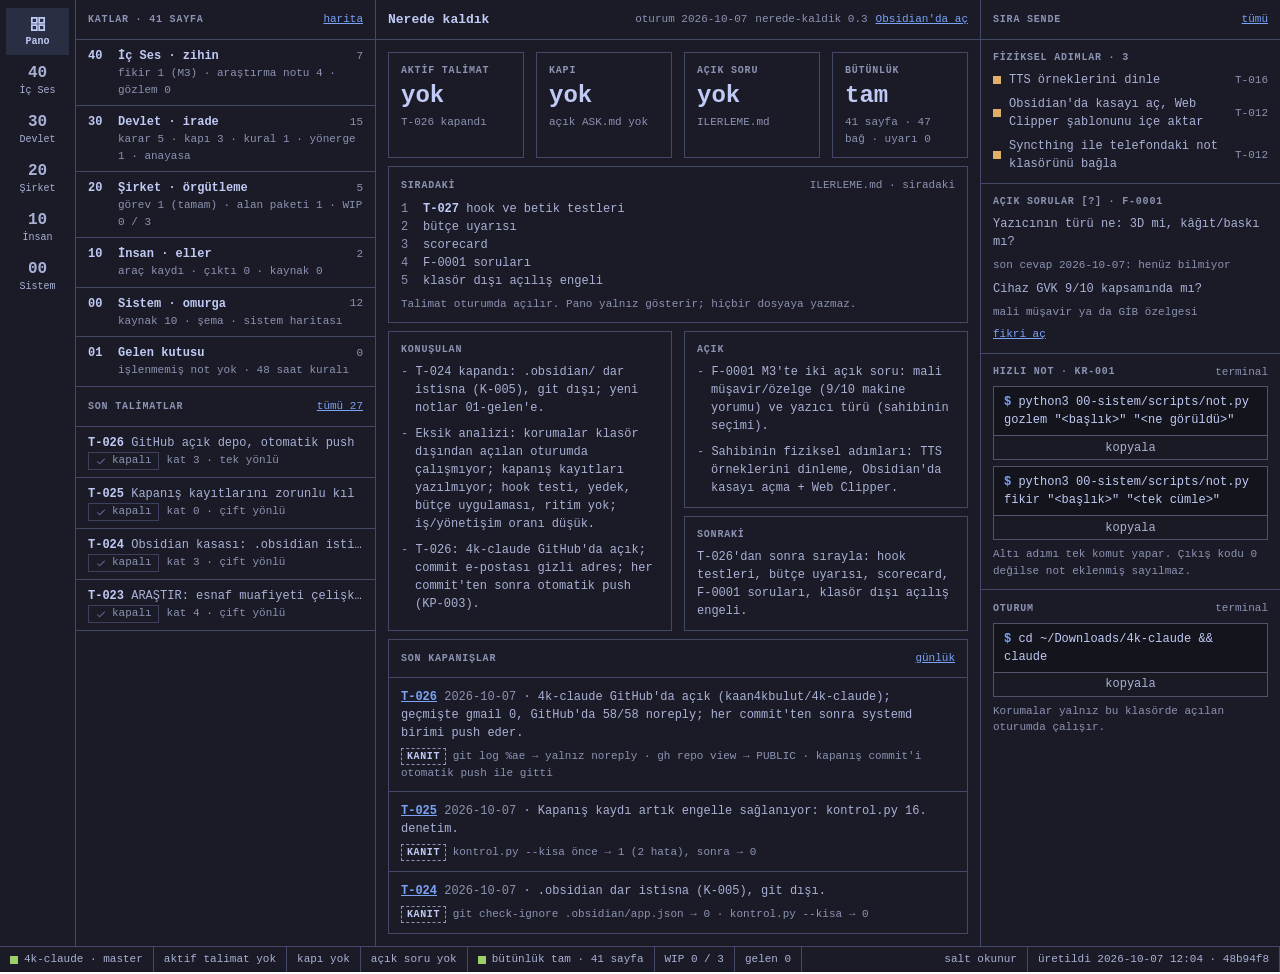
<file: 01-gelen/ham/2026-10-07-pano-tasarim/ekranlar/pano.html>
<!doctype html>
<html lang="tr">
<head>
<meta charset="utf-8">
<meta name="viewport" content="width=device-width, initial-scale=1">
<title>4k-claude — Pano</title>
<link rel="stylesheet" href="../css/4k-claude.css">
<link rel="stylesheet" href="../css/pano.css">
</head>
<body>
<div class="app" data-theme="tokyo-night">
<div class="cols">

<nav class="rail" aria-label="Katlar">
<a class="rl" href="pano.html" aria-label="Pano" aria-current="page"><svg viewBox="0 0 16 16" aria-hidden="true"><path d="M2.5 2.5H7V7H2.5zM9 2.5h4.5V7H9zM2.5 9H7v4.5H2.5zM9 9h4.5v4.5H9z"></path></svg><span>Pano</span></a>
<a class="rl" href="ic-ses.html" aria-label="40 İç Ses"><b class="kn" aria-hidden="true">40</b><span>İç Ses</span></a>
<a class="rl" href="kararlar.html" aria-label="30 Devlet"><b class="kn" aria-hidden="true">30</b><span>Devlet</span></a>
<a class="rl" href="sirket.html" aria-label="20 Şirket"><b class="kn" aria-hidden="true">20</b><span>Şirket</span></a>
<a class="rl" href="insan.html" aria-label="10 İnsan"><b class="kn" aria-hidden="true">10</b><span>İnsan</span></a>
<a class="rl" href="talimatlar.html" aria-label="00 Sistem"><b class="kn" aria-hidden="true">00</b><span>Sistem</span></a>
</nav>

<aside class="list" aria-label="Katlar ve son talimatlar">
<div class="hd"><h2 class="cap gr">KATLAR · 41 SAYFA</h2><a class="lk sm" href="saglik.html">harita</a></div>
<div class="scr">
<a class="row" href="ic-ses.html"><span class="kt">40</span><span class="gr c0"><span class="r"><span class="b br gr">İç Ses · zihin</span><span class="sm mu">7</span></span><span class="sm mu">fikir 1 (M3) · araştırma notu 4 · gözlem 0</span></span></a>
<a class="row" href="kararlar.html"><span class="kt">30</span><span class="gr c0"><span class="r"><span class="b br gr">Devlet · irade</span><span class="sm mu">15</span></span><span class="sm mu">karar 5 · kapı 3 · kural 1 · yönerge 1 · anayasa</span></span></a>
<a class="row" href="sirket.html"><span class="kt">20</span><span class="gr c0"><span class="r"><span class="b br gr">Şirket · örgütleme</span><span class="sm mu">5</span></span><span class="sm mu">görev 1 (tamam) · alan paketi 1 · WIP 0 / 3</span></span></a>
<a class="row" href="insan.html"><span class="kt">10</span><span class="gr c0"><span class="r"><span class="b br gr">İnsan · eller</span><span class="sm mu">2</span></span><span class="sm mu">araç kaydı · çıktı 0 · kaynak 0</span></span></a>
<a class="row" href="talimatlar.html"><span class="kt">00</span><span class="gr c0"><span class="r"><span class="b br gr">Sistem · omurga</span><span class="sm mu">12</span></span><span class="sm mu">kaynak 10 · şema · sistem haritası</span></span></a>
<a class="row" href="insan.html"><span class="kt">01</span><span class="gr c0"><span class="r"><span class="b br gr">Gelen kutusu</span><span class="sm mu">0</span></span><span class="sm mu">işlenmemiş not yok · 48 saat kuralı</span></span></a>
<div class="hd"><h2 class="cap gr">SON TALİMATLAR</h2><a class="lk sm" href="talimatlar.html">tümü 27</a></div>
<a class="row" href="talimatlar.html"><span class="gr c0"><span class="el"><span class="b br">T-026</span> GitHub açık depo, otomatik push</span><span class="r sm"><span class="bd off"><svg viewBox="0 0 16 16" aria-hidden="true"><path d="M3 8.5l3.2 3.2L13 5"></path></svg>kapalı</span><span class="mu">kat 3 · tek yönlü</span></span></span></a>
<a class="row" href="talimatlar.html"><span class="gr c0"><span class="el"><span class="b br">T-025</span> Kapanış kayıtlarını zorunlu kıl</span><span class="r sm"><span class="bd off"><svg viewBox="0 0 16 16" aria-hidden="true"><path d="M3 8.5l3.2 3.2L13 5"></path></svg>kapalı</span><span class="mu">kat 0 · çift yönlü</span></span></span></a>
<a class="row" href="talimatlar.html"><span class="gr c0"><span class="el"><span class="b br">T-024</span> Obsidian kasası: .obsidian istisnası</span><span class="r sm"><span class="bd off"><svg viewBox="0 0 16 16" aria-hidden="true"><path d="M3 8.5l3.2 3.2L13 5"></path></svg>kapalı</span><span class="mu">kat 3 · çift yönlü</span></span></span></a>
<a class="row" href="talimatlar.html"><span class="gr c0"><span class="el"><span class="b br">T-023</span> ARAŞTIR: esnaf muafiyeti çelişkisi</span><span class="r sm"><span class="bd off"><svg viewBox="0 0 16 16" aria-hidden="true"><path d="M3 8.5l3.2 3.2L13 5"></path></svg>kapalı</span><span class="mu">kat 4 · çift yönlü</span></span></span></a>
</div>
</aside>

<main class="stage">
<div class="hd">
<h1 class="t gr">Nerede kaldık</h1>
<span class="sm mu">oturum 2026-10-07</span>
<span class="sm mu">nerede-kaldik 0.3</span>
<a class="lk sm" href="obsidian://open?vault=4k-claude&amp;file=40-ic-ses%2Fnerede-kaldik">Obsidian'da aç</a>
</div>
<div class="scr pad c">

<div class="g4">
<section class="card"><div class="sec"><h2 class="cap">AKTİF TALİMAT</h2><p class="big">yok</p><p class="sm mu">T-026 kapandı</p></div></section>
<section class="card"><div class="sec"><h2 class="cap">KAPI</h2><p class="big">yok</p><p class="sm mu">açık ASK.md yok</p></div></section>
<section class="card"><div class="sec"><h2 class="cap">AÇIK SORU</h2><p class="big">yok</p><p class="sm mu">ILERLEME.md</p></div></section>
<section class="card"><div class="sec"><h2 class="cap">BÜTÜNLÜK</h2><p class="big">tam</p><p class="sm mu">41 sayfa · 47 bağ · uyarı 0</p></div></section>
</div>

<section class="card" aria-label="Sıradaki">
<div class="sec">
<div class="r"><h2 class="cap gr">SIRADAKİ</h2><span class="sm mu">ILERLEME.md · siradaki</span></div>
<ol class="no">
<li><i>1</i><span><span class="b br">T-027</span> hook ve betik testleri</span></li>
<li><i>2</i><span>bütçe uyarısı</span></li>
<li><i>3</i><span>scorecard</span></li>
<li><i>4</i><span>F-0001 soruları</span></li>
<li><i>5</i><span>klasör dışı açılış engeli</span></li>
</ol>
<p class="sm mu">Talimat oturumda açılır. Pano yalnız gösterir; hiçbir dosyaya yazmaz.</p>
</div>
</section>

<div class="g2">
<section class="card" aria-label="Konuşulan">
<div class="sec">
<h2 class="cap">KONUŞULAN</h2>
<ul class="bl c">
<li>T-024 kapandı: .obsidian/ dar istisna (<span class="nw">K-005</span>), git dışı; yeni notlar 01-gelen'e.</li>
<li>Eksik analizi: korumalar klasör dışından açılan oturumda çalışmıyor; kapanış kayıtları yazılmıyor; hook testi, yedek, bütçe uygulaması, ritim yok; iş/yönetişim oranı düşük.</li>
<li>T-026: 4k-claude GitHub'da açık; commit e-postası gizli adres; her commit'ten sonra otomatik push (<span class="nw">KP-003</span>).</li>
</ul>
</div>
</section>
<div class="c">
<section class="card" aria-label="Açık">
<div class="sec">
<h2 class="cap">AÇIK</h2>
<ul class="bl c">
<li><span class="nw">F-0001</span> M3'te iki açık soru: mali müşavir/özelge (9/10 makine yorumu) ve yazıcı türü (sahibinin seçimi).</li>
<li>Sahibinin fiziksel adımları: TTS örneklerini dinleme, Obsidian'da kasayı açma + Web Clipper.</li>
</ul>
</div>
</section>
<section class="card" aria-label="Sonraki">
<div class="sec">
<h2 class="cap">SONRAKİ</h2>
<p><span class="nw">T-026</span>'dan sonra sırayla: hook testleri, bütçe uyarısı, scorecard, <span class="nw">F-0001</span> soruları, klasör dışı açılış engeli.</p>
</div>
</section>
</div>
</div>

<section class="card" aria-label="Son kapanışlar">
<div class="sec"><div class="r"><h2 class="cap gr">SON KAPANIŞLAR</h2><a class="lk sm" href="gunluk.html">günlük</a></div></div>
<div class="sec">
<p><a class="lk b" href="talimatlar.html">T-026</a> <span class="mu">2026-10-07</span> · 4k-claude GitHub'da açık (kaan4kbulut/4k-claude); geçmişte gmail 0, GitHub'da 58/58 noreply; her commit'ten sonra systemd birimi push eder.</p>
<p class="sm"><span class="tag">KANIT</span> <span class="mu">git log %ae → yalnız noreply · gh repo view → PUBLIC · kapanış commit'i otomatik push ile gitti</span></p>
</div>
<div class="sec">
<p><a class="lk b" href="talimatlar.html">T-025</a> <span class="mu">2026-10-07</span> · Kapanış kaydı artık engelle sağlanıyor: kontrol.py 16. denetim.</p>
<p class="sm"><span class="tag">KANIT</span> <span class="mu">kontrol.py --kisa önce → 1 (2 hata), sonra → 0</span></p>
</div>
<div class="sec">
<p><a class="lk b" href="talimatlar.html">T-024</a> <span class="mu">2026-10-07</span> · .obsidian dar istisna (K-005), git dışı.</p>
<p class="sm"><span class="tag">KANIT</span> <span class="mu">git check-ignore .obsidian/app.json → 0 · kontrol.py --kisa → 0</span></p>
</div>
</section>

</div>
</main>

<aside class="side" aria-label="Sıra sende">
<div class="hd"><h2 class="cap gr">SIRA SENDE</h2><a class="lk sm" href="insan.html">tümü</a></div>
<div class="scr">
<div class="sec">
<h3 class="cap">FİZİKSEL ADIMLAR · 3</h3>
<div class="r"><span class="dot wait"></span><span class="gr">TTS örneklerini dinle</span><span class="sm mu">T-016</span></div>
<div class="r"><span class="dot wait"></span><span class="gr">Obsidian'da kasayı aç, Web Clipper şablonunu içe aktar</span><span class="sm mu">T-012</span></div>
<div class="r"><span class="dot wait"></span><span class="gr">Syncthing ile telefondaki not klasörünü bağla</span><span class="sm mu">T-012</span></div>
</div>
<div class="sec">
<h3 class="cap">AÇIK SORULAR [?] · F-0001</h3>
<p>Yazıcının türü ne: 3D mi, kâğıt/baskı mı?</p>
<p class="sm mu">son cevap 2026-10-07: henüz bilmiyor</p>
<p>Cihaz GVK 9/10 kapsamında mı?</p>
<p class="sm mu">mali müşavir ya da GİB özelgesi</p>
<a class="lk sm" href="ic-ses.html">fikri aç</a>
</div>
<div class="sec">
<div class="r"><h3 class="cap gr">HIZLI NOT · KR-001</h3><span class="sm mu">terminal</span></div>
<div class="cmd"><code>python3 00-sistem/scripts/not.py gozlem "&lt;başlık&gt;" "&lt;ne görüldü&gt;"</code><button class="btn" type="button">kopyala</button></div>
<div class="cmd"><code>python3 00-sistem/scripts/not.py fikir "&lt;başlık&gt;" "&lt;tek cümle&gt;"</code><button class="btn" type="button">kopyala</button></div>
<p class="sm mu">Altı adımı tek komut yapar. Çıkış kodu 0 değilse not eklenmiş sayılmaz.</p>
</div>
<div class="sec">
<div class="r"><h3 class="cap gr">OTURUM</h3><span class="sm mu">terminal</span></div>
<div class="cmd"><code>cd ~/Downloads/4k-claude &amp;&amp; claude</code><button class="btn" type="button">kopyala</button></div>
<p class="sm mu">Korumalar yalnız bu klasörde açılan oturumda çalışır.</p>
</div>
</div>
</aside>

</div>
<footer class="sbar">
<span><span class="dot ok"></span>4k-claude · master</span>
<a href="talimatlar.html">aktif talimat yok</a>
<a href="kararlar.html">kapı yok</a>
<span>açık soru yok</span>
<a href="saglik.html"><span class="dot ok"></span>bütünlük tam · 41 sayfa</a>
<a href="sirket.html">WIP 0 / 3</a>
<a href="insan.html">gelen 0</a>
<span class="gr"></span>
<span>salt okunur</span>
<span>üretildi 2026-10-07 12:04 · 48b94f8</span>
</footer>
</div>
</body>
</html>
</file>
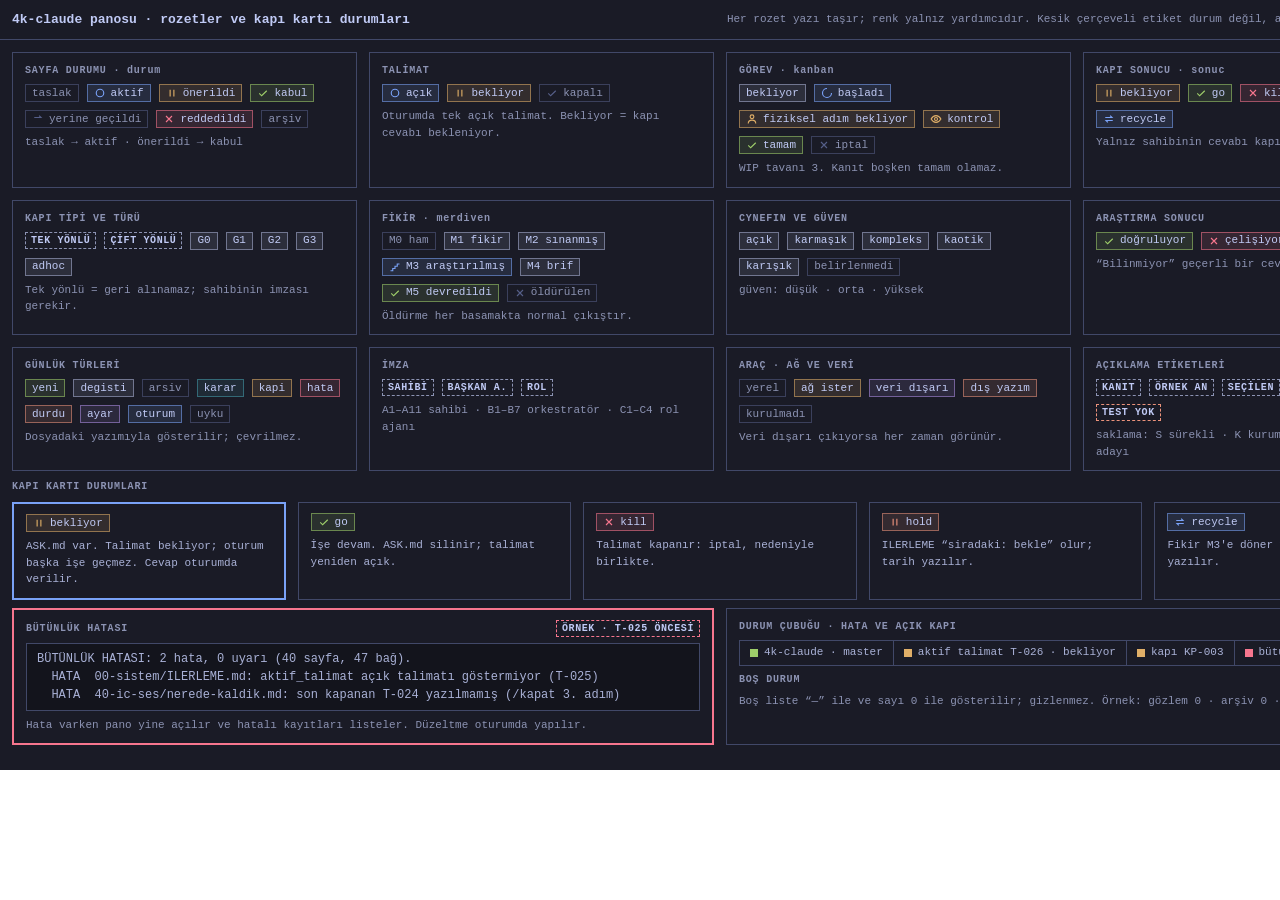
<file: 01-gelen/ham/2026-10-07-pano-tasarim/ekranlar/rozetler.html>
<!doctype html>
<html lang="tr">
<head>
<meta charset="utf-8">
<meta name="viewport" content="width=device-width, initial-scale=1">
<title>4k-claude — Rozetler</title>
<link rel="stylesheet" href="../css/4k-claude.css">
<link rel="stylesheet" href="../css/rozetler.css">
</head>
<body>
<div class="app sheet rz" data-theme="tokyo-night">
<div class="hd">
<h1 class="t gr">4k-claude panosu · rozetler ve kapı kartı durumları</h1>
<span class="sm mu">Her rozet yazı taşır; renk yalnız yardımcıdır. Kesik çerçeveli etiket durum değil, açıklamadır.</span>
<a class="lk sm" href="pano.html">panoya dön</a>
</div>
<div class="pad c">

<div class="g4">
<section class="card"><div class="sec">
<h2 class="cap">SAYFA DURUMU · durum</h2>
<div class="r w"><span class="bd off">taslak</span><span class="bd run"><svg viewBox="0 0 16 16" aria-hidden="true"><circle cx="8" cy="8" r="5"></circle></svg>aktif</span><span class="bd wait"><svg viewBox="0 0 16 16" aria-hidden="true"><path d="M5.5 3.5v9M10.5 3.5v9"></path></svg>önerildi</span><span class="bd ok"><svg viewBox="0 0 16 16" aria-hidden="true"><path d="M3 8.5l3.2 3.2L13 5"></path></svg>kabul</span><span class="bd off"><svg viewBox="0 0 16 16" aria-hidden="true"><path d="M3 6h9l-2.5-2.5"></path></svg>yerine geçildi</span><span class="bd err"><svg viewBox="0 0 16 16" aria-hidden="true"><path d="M4 4l8 8M12 4l-8 8"></path></svg>reddedildi</span><span class="bd off">arşiv</span></div>
<p class="sm mu">taslak → aktif · önerildi → kabul</p>
</div></section>
<section class="card"><div class="sec">
<h2 class="cap">TALİMAT</h2>
<div class="r w"><span class="bd run"><svg viewBox="0 0 16 16" aria-hidden="true"><circle cx="8" cy="8" r="5"></circle></svg>açık</span><span class="bd wait"><svg viewBox="0 0 16 16" aria-hidden="true"><path d="M5.5 3.5v9M10.5 3.5v9"></path></svg>bekliyor</span><span class="bd off"><svg viewBox="0 0 16 16" aria-hidden="true"><path d="M3 8.5l3.2 3.2L13 5"></path></svg>kapalı</span></div>
<p class="sm mu">Oturumda tek açık talimat. Bekliyor = kapı cevabı bekleniyor.</p>
</div></section>
<section class="card"><div class="sec">
<h2 class="cap">GÖREV · kanban</h2>
<div class="r w"><span class="bd">bekliyor</span><span class="bd run"><svg viewBox="0 0 16 16" aria-hidden="true"><path d="M8 2a6 6 0 1 0 6 6"></path></svg>başladı</span><span class="bd wait"><svg viewBox="0 0 16 16" aria-hidden="true"><circle cx="8" cy="5" r="2.5"></circle><path d="M3 14c0-3 2.2-4.5 5-4.5s5 1.5 5 4.5"></path></svg>fiziksel adım bekliyor</span><span class="bd wait"><svg viewBox="0 0 16 16" aria-hidden="true"><path d="M1.5 8s2.5-4.5 6.5-4.5S14.5 8 14.5 8s-2.5 4.5-6.5 4.5S1.5 8 1.5 8z"></path><circle cx="8" cy="8" r="2"></circle></svg>kontrol</span><span class="bd ok"><svg viewBox="0 0 16 16" aria-hidden="true"><path d="M3 8.5l3.2 3.2L13 5"></path></svg>tamam</span><span class="bd off"><svg viewBox="0 0 16 16" aria-hidden="true"><path d="M4 4l8 8M12 4l-8 8"></path></svg>iptal</span></div>
<p class="sm mu">WIP tavanı 3. Kanıt boşken tamam olamaz.</p>
</div></section>
<section class="card"><div class="sec">
<h2 class="cap">KAPI SONUCU · sonuc</h2>
<div class="r w"><span class="bd wait"><svg viewBox="0 0 16 16" aria-hidden="true"><path d="M5.5 3.5v9M10.5 3.5v9"></path></svg>bekliyor</span><span class="bd ok"><svg viewBox="0 0 16 16" aria-hidden="true"><path d="M3 8.5l3.2 3.2L13 5"></path></svg>go</span><span class="bd err"><svg viewBox="0 0 16 16" aria-hidden="true"><path d="M4 4l8 8M12 4l-8 8"></path></svg>kill</span><span class="bd unc"><svg viewBox="0 0 16 16" aria-hidden="true"><path d="M5.5 3.5v9M10.5 3.5v9"></path></svg>hold</span><span class="bd run"><svg viewBox="0 0 16 16" aria-hidden="true"><path d="M3 6h9l-2.5-2.5M13 10H4l2.5 2.5"></path></svg>recycle</span></div>
<p class="sm mu">Yalnız sahibinin cevabı kapıyı açar.</p>
</div></section>

<section class="card"><div class="sec">
<h2 class="cap">KAPI TİPİ VE TÜRÜ</h2>
<div class="r w"><span class="tag">TEK YÖNLÜ</span><span class="tag">ÇİFT YÖNLÜ</span><span class="bd">G0</span><span class="bd">G1</span><span class="bd">G2</span><span class="bd">G3</span><span class="bd">adhoc</span></div>
<p class="sm mu">Tek yönlü = geri alınamaz; sahibinin imzası gerekir.</p>
</div></section>
<section class="card"><div class="sec">
<h2 class="cap">FİKİR · merdiven</h2>
<div class="r w"><span class="bd off">M0 ham</span><span class="bd">M1 fikir</span><span class="bd">M2 sınanmış</span><span class="bd run"><svg viewBox="0 0 16 16" aria-hidden="true"><path d="M2 13h3v-3h3V7h3V4h3"></path></svg>M3 araştırılmış</span><span class="bd">M4 brif</span><span class="bd ok"><svg viewBox="0 0 16 16" aria-hidden="true"><path d="M3 8.5l3.2 3.2L13 5"></path></svg>M5 devredildi</span><span class="bd off"><svg viewBox="0 0 16 16" aria-hidden="true"><path d="M4 4l8 8M12 4l-8 8"></path></svg>öldürülen</span></div>
<p class="sm mu">Öldürme her basamakta normal çıkıştır.</p>
</div></section>
<section class="card"><div class="sec">
<h2 class="cap">CYNEFIN VE GÜVEN</h2>
<div class="r w"><span class="bd">açık</span><span class="bd">karmaşık</span><span class="bd">kompleks</span><span class="bd">kaotik</span><span class="bd">karışık</span><span class="bd off">belirlenmedi</span></div>
<p class="sm mu">güven: düşük · orta · yüksek</p>
</div></section>
<section class="card"><div class="sec">
<h2 class="cap">ARAŞTIRMA SONUCU</h2>
<div class="r w"><span class="bd ok"><svg viewBox="0 0 16 16" aria-hidden="true"><path d="M3 8.5l3.2 3.2L13 5"></path></svg>doğruluyor</span><span class="bd err"><svg viewBox="0 0 16 16" aria-hidden="true"><path d="M4 4l8 8M12 4l-8 8"></path></svg>çelişiyor</span><span class="bd off"><svg viewBox="0 0 16 16" aria-hidden="true"><path d="M5.5 6a2.5 2.5 0 1 1 3.6 2.2c-.7.4-1.1.9-1.1 1.6M8 12.3v.2"></path></svg>bilinmiyor</span></div>
<p class="sm mu">“Bilinmiyor” geçerli bir cevaptır.</p>
</div></section>

<section class="card"><div class="sec">
<h2 class="cap">GÜNLÜK TÜRLERİ</h2>
<div class="r w"><span class="bd ok">yeni</span><span class="bd">degisti</span><span class="bd off">arsiv</span><span class="bd src">karar</span><span class="bd wait">kapi</span><span class="bd err">hata</span><span class="bd unc">durdu</span><span class="bd rem">ayar</span><span class="bd run">oturum</span><span class="bd off">uyku</span></div>
<p class="sm mu">Dosyadaki yazımıyla gösterilir; çevrilmez.</p>
</div></section>
<section class="card"><div class="sec">
<h2 class="cap">İMZA</h2>
<div class="r w"><span class="tag">SAHİBİ</span><span class="tag">BAŞKAN A.</span><span class="tag">ROL</span></div>
<p class="sm mu">A1–A11 sahibi · B1–B7 orkestratör · C1–C4 rol ajanı</p>
</div></section>
<section class="card"><div class="sec">
<h2 class="cap">ARAÇ · AĞ VE VERİ</h2>
<div class="r w"><span class="bd off">yerel</span><span class="bd wait">ağ ister</span><span class="bd rem">veri dışarı</span><span class="bd unc">dış yazım</span><span class="bd off">kurulmadı</span></div>
<p class="sm mu">Veri dışarı çıkıyorsa her zaman görünür.</p>
</div></section>
<section class="card"><div class="sec">
<h2 class="cap">AÇIKLAMA ETİKETLERİ</h2>
<div class="r w"><span class="tag">KANIT</span><span class="tag">ÖRNEK AN</span><span class="tag">SEÇİLEN</span><span class="tag">FİZİKSEL</span><span class="tag unc">TEST YOK</span></div>
<p class="sm mu">saklama: S sürekli · K kurum · B birim · I imha adayı</p>
</div></section>
</div>

<h2 class="cap">KAPI KARTI DURUMLARI</h2>
<div class="g5">
<section class="card dec"><div class="sec">
<div class="r"><span class="bd wait"><svg viewBox="0 0 16 16" aria-hidden="true"><path d="M5.5 3.5v9M10.5 3.5v9"></path></svg>bekliyor</span></div>
<p class="sm">ASK.md var. Talimat bekliyor; oturum başka işe geçmez. Cevap oturumda verilir.</p>
</div></section>
<section class="card"><div class="sec">
<div class="r"><span class="bd ok"><svg viewBox="0 0 16 16" aria-hidden="true"><path d="M3 8.5l3.2 3.2L13 5"></path></svg>go</span></div>
<p class="sm">İşe devam. ASK.md silinir; talimat yeniden açık.</p>
</div></section>
<section class="card"><div class="sec">
<div class="r"><span class="bd err"><svg viewBox="0 0 16 16" aria-hidden="true"><path d="M4 4l8 8M12 4l-8 8"></path></svg>kill</span></div>
<p class="sm">Talimat kapanır: iptal, nedeniyle birlikte.</p>
</div></section>
<section class="card"><div class="sec">
<div class="r"><span class="bd unc"><svg viewBox="0 0 16 16" aria-hidden="true"><path d="M5.5 3.5v9M10.5 3.5v9"></path></svg>hold</span></div>
<p class="sm">ILERLEME “siradaki: bekle” olur; tarih yazılır.</p>
</div></section>
<section class="card"><div class="sec">
<div class="r"><span class="bd run"><svg viewBox="0 0 16 16" aria-hidden="true"><path d="M3 6h9l-2.5-2.5M13 10H4l2.5 2.5"></path></svg>recycle</span></div>
<p class="sm">Fikir M3'e döner ya da kart yeniden yazılır.</p>
</div></section>
</div>

<div class="g2">
<section class="card hl err"><div class="sec">
<div class="r"><h2 class="cap gr">BÜTÜNLÜK HATASI</h2><span class="tag">ÖRNEK · T-025 ÖNCESİ</span></div>
<div class="pre"><div class="ln">BÜTÜNLÜK HATASI: 2 hata, 0 uyarı (40 sayfa, 47 bağ).</div><div class="ln">  HATA  00-sistem/ILERLEME.md: aktif_talimat açık talimatı göstermiyor (T-025)</div><div class="ln">  HATA  40-ic-ses/nerede-kaldik.md: son kapanan T-024 yazılmamış (/kapat 3. adım)</div></div>
<p class="sm mu">Hata varken pano yine açılır ve hatalı kayıtları listeler. Düzeltme oturumda yapılır.</p>
</div></section>
<section class="card"><div class="sec">
<h2 class="cap">DURUM ÇUBUĞU · HATA VE AÇIK KAPI</h2>
<div class="sbar"><span><span class="dot ok"></span>4k-claude · master</span><span><span class="dot wait"></span>aktif talimat T-026 · bekliyor</span><span><span class="dot wait"></span>kapı KP-003</span><span><span class="dot err"></span>bütünlük: 2 hata</span><span class="gr"></span></div>
<h2 class="cap">BOŞ DURUM</h2>
<p class="sm mu">Boş liste “—” ile ve sayı 0 ile gösterilir; gizlenmez. Örnek: gözlem 0 · arşiv 0 · uyku 0.</p>
</div></section>
</div>

</div>
</div>
</body>
</html>
</file>
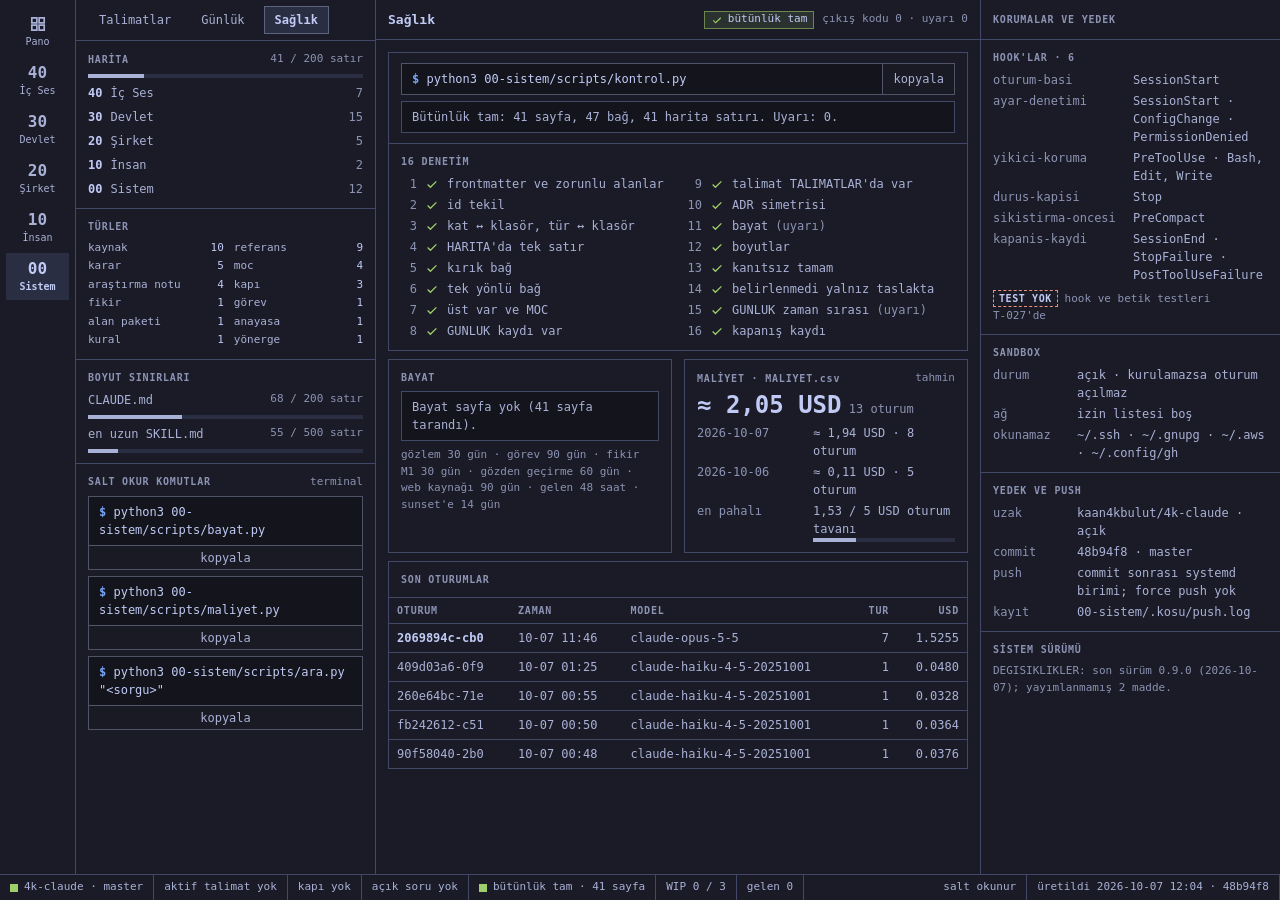
<file: 01-gelen/ham/2026-10-07-pano-tasarim/ekranlar/saglik.html>
<!doctype html>
<html lang="tr">
<head>
<meta charset="utf-8">
<meta name="viewport" content="width=device-width, initial-scale=1">
<title>4k-claude — Sağlık</title>
<link rel="stylesheet" href="../css/4k-claude.css">
<link rel="stylesheet" href="../css/saglik.css">
</head>
<body>
<div class="app" data-theme="tokyo-night">
<div class="cols">

<nav class="rail" aria-label="Katlar">
<a class="rl" href="pano.html" aria-label="Pano"><svg viewBox="0 0 16 16" aria-hidden="true"><path d="M2.5 2.5H7V7H2.5zM9 2.5h4.5V7H9zM2.5 9H7v4.5H2.5zM9 9h4.5v4.5H9z"></path></svg><span>Pano</span></a>
<a class="rl" href="ic-ses.html" aria-label="40 İç Ses"><b class="kn" aria-hidden="true">40</b><span>İç Ses</span></a>
<a class="rl" href="kararlar.html" aria-label="30 Devlet"><b class="kn" aria-hidden="true">30</b><span>Devlet</span></a>
<a class="rl" href="sirket.html" aria-label="20 Şirket"><b class="kn" aria-hidden="true">20</b><span>Şirket</span></a>
<a class="rl" href="insan.html" aria-label="10 İnsan"><b class="kn" aria-hidden="true">10</b><span>İnsan</span></a>
<a class="rl" href="talimatlar.html" aria-label="00 Sistem" aria-current="page"><b class="kn" aria-hidden="true">00</b><span>Sistem</span></a>
</nav>

<aside class="list" aria-label="Harita ve boyutlar">
<div class="hd"><a class="btn gh" href="talimatlar.html">Talimatlar</a><a class="btn gh" href="gunluk.html">Günlük</a><a class="btn on" href="saglik.html" aria-current="page">Sağlık</a></div>
<div class="scr">
<div class="sec">
<div class="r"><h2 class="cap gr">HARİTA</h2><span class="sm mu">41 / 200 satır</span></div>
<progress value="41" max="200">41 / 200</progress>
<div class="r"><span class="b br">40</span><span class="gr">İç Ses</span><span class="mu">7</span></div>
<div class="r"><span class="b br">30</span><span class="gr">Devlet</span><span class="mu">15</span></div>
<div class="r"><span class="b br">20</span><span class="gr">Şirket</span><span class="mu">5</span></div>
<div class="r"><span class="b br">10</span><span class="gr">İnsan</span><span class="mu">2</span></div>
<div class="r"><span class="b br">00</span><span class="gr">Sistem</span><span class="mu">12</span></div>
</div>
<div class="sec">
<h2 class="cap">TÜRLER</h2>
<dl class="k2 sm">
<dt>kaynak</dt><dd>10</dd><dt>referans</dt><dd>9</dd>
<dt>karar</dt><dd>5</dd><dt>moc</dt><dd>4</dd>
<dt>araştırma notu</dt><dd>4</dd><dt>kapı</dt><dd>3</dd>
<dt>fikir</dt><dd>1</dd><dt>görev</dt><dd>1</dd>
<dt>alan paketi</dt><dd>1</dd><dt>anayasa</dt><dd>1</dd>
<dt>kural</dt><dd>1</dd><dt>yönerge</dt><dd>1</dd>
</dl>
</div>
<div class="sec">
<h2 class="cap">BOYUT SINIRLARI</h2>
<div class="r"><span class="gr">CLAUDE.md</span><span class="sm mu">68 / 200 satır</span></div>
<progress value="68" max="200">68 / 200</progress>
<div class="r"><span class="gr">en uzun SKILL.md</span><span class="sm mu">55 / 500 satır</span></div>
<progress value="55" max="500">55 / 500</progress>
</div>
<div class="sec">
<div class="r"><h2 class="cap gr">SALT OKUR KOMUTLAR</h2><span class="sm mu">terminal</span></div>
<div class="cmd"><code>python3 00-sistem/scripts/bayat.py</code><button class="btn" type="button">kopyala</button></div>
<div class="cmd"><code>python3 00-sistem/scripts/maliyet.py</code><button class="btn" type="button">kopyala</button></div>
<div class="cmd"><code>python3 00-sistem/scripts/ara.py "&lt;sorgu&gt;"</code><button class="btn" type="button">kopyala</button></div>
</div>
</div>
</aside>

<main class="stage">
<div class="hd">
<h1 class="t gr">Sağlık</h1>
<span class="bd ok"><svg viewBox="0 0 16 16" aria-hidden="true"><path d="M3 8.5l3.2 3.2L13 5"></path></svg>bütünlük tam</span>
<span class="sm mu">çıkış kodu 0 · uyarı 0</span>
</div>
<div class="scr pad c">

<section class="card" aria-label="Bütünlük denetimi">
<div class="sec">
<div class="cmd"><code>python3 00-sistem/scripts/kontrol.py</code><button class="btn" type="button">kopyala</button></div>
<div class="pre"><div class="ln">Bütünlük tam: 41 sayfa, 47 bağ, 41 harita satırı. Uyarı: 0.</div></div>
</div>
<div class="sec">
<h2 class="cap">16 DENETİM</h2>
<ol class="dnt">
<li><i>1</i><svg viewBox="0 0 16 16" aria-hidden="true"><path d="M3 8.5l3.2 3.2L13 5"></path></svg><span>frontmatter ve zorunlu alanlar</span></li>
<li><i>2</i><svg viewBox="0 0 16 16" aria-hidden="true"><path d="M3 8.5l3.2 3.2L13 5"></path></svg><span>id tekil</span></li>
<li><i>3</i><svg viewBox="0 0 16 16" aria-hidden="true"><path d="M3 8.5l3.2 3.2L13 5"></path></svg><span>kat ↔ klasör, tür ↔ klasör</span></li>
<li><i>4</i><svg viewBox="0 0 16 16" aria-hidden="true"><path d="M3 8.5l3.2 3.2L13 5"></path></svg><span>HARITA'da tek satır</span></li>
<li><i>5</i><svg viewBox="0 0 16 16" aria-hidden="true"><path d="M3 8.5l3.2 3.2L13 5"></path></svg><span>kırık bağ</span></li>
<li><i>6</i><svg viewBox="0 0 16 16" aria-hidden="true"><path d="M3 8.5l3.2 3.2L13 5"></path></svg><span>tek yönlü bağ</span></li>
<li><i>7</i><svg viewBox="0 0 16 16" aria-hidden="true"><path d="M3 8.5l3.2 3.2L13 5"></path></svg><span>üst var ve MOC</span></li>
<li><i>8</i><svg viewBox="0 0 16 16" aria-hidden="true"><path d="M3 8.5l3.2 3.2L13 5"></path></svg><span>GUNLUK kaydı var</span></li>
<li><i>9</i><svg viewBox="0 0 16 16" aria-hidden="true"><path d="M3 8.5l3.2 3.2L13 5"></path></svg><span>talimat TALIMATLAR'da var</span></li>
<li><i>10</i><svg viewBox="0 0 16 16" aria-hidden="true"><path d="M3 8.5l3.2 3.2L13 5"></path></svg><span>ADR simetrisi</span></li>
<li><i>11</i><svg viewBox="0 0 16 16" aria-hidden="true"><path d="M3 8.5l3.2 3.2L13 5"></path></svg><span>bayat <span class="mu">(uyarı)</span></span></li>
<li><i>12</i><svg viewBox="0 0 16 16" aria-hidden="true"><path d="M3 8.5l3.2 3.2L13 5"></path></svg><span>boyutlar</span></li>
<li><i>13</i><svg viewBox="0 0 16 16" aria-hidden="true"><path d="M3 8.5l3.2 3.2L13 5"></path></svg><span>kanıtsız tamam</span></li>
<li><i>14</i><svg viewBox="0 0 16 16" aria-hidden="true"><path d="M3 8.5l3.2 3.2L13 5"></path></svg><span>belirlenmedi yalnız taslakta</span></li>
<li><i>15</i><svg viewBox="0 0 16 16" aria-hidden="true"><path d="M3 8.5l3.2 3.2L13 5"></path></svg><span>GUNLUK zaman sırası <span class="mu">(uyarı)</span></span></li>
<li><i>16</i><svg viewBox="0 0 16 16" aria-hidden="true"><path d="M3 8.5l3.2 3.2L13 5"></path></svg><span>kapanış kaydı</span></li>
</ol>
</div>
</section>

<div class="g2">
<section class="card" aria-label="Bayat sayfalar">
<div class="sec">
<h2 class="cap">BAYAT</h2>
<div class="pre"><div class="ln">Bayat sayfa yok (41 sayfa tarandı).</div></div>
<p class="sm mu">gözlem 30 gün · görev 90 gün · fikir M1 30 gün · gözden geçirme 60 gün · web kaynağı 90 gün · gelen 48 saat · sunset'e 14 gün</p>
</div>
</section>
<section class="card" aria-label="Maliyet">
<div class="sec">
<div class="r"><h2 class="cap gr">MALİYET · MALIYET.csv</h2><span class="sm mu">tahmin</span></div>
<p><span class="big">≈ 2,05 USD</span> <span class="mu">13 oturum</span></p>
<dl class="kv">
<dt>2026-10-07</dt><dd>≈ 1,94 USD · 8 oturum</dd>
<dt>2026-10-06</dt><dd>≈ 0,11 USD · 5 oturum</dd>
<dt>en pahalı</dt><dd>1,53 / 5 USD oturum tavanı<progress value="1.5255" max="5">1,53 / 5</progress></dd>
</dl>
</div>
</section>
</div>

<section class="card" aria-label="Son oturumlar">
<div class="sec"><h2 class="cap">SON OTURUMLAR</h2></div>
<div class="ox">
<table class="tb">
<thead><tr><th scope="col">OTURUM</th><th scope="col">ZAMAN</th><th scope="col">MODEL</th><th class="num" scope="col">TUR</th><th class="num" scope="col">USD</th></tr></thead>
<tbody>
<tr><td class="b br">2069894c-cb0</td><td>10-07 11:46</td><td>claude-opus-5-5</td><td class="num">7</td><td class="num">1.5255</td></tr>
<tr><td>409d03a6-0f9</td><td>10-07 01:25</td><td>claude-haiku-4-5-20251001</td><td class="num">1</td><td class="num">0.0480</td></tr>
<tr><td>260e64bc-71e</td><td>10-07 00:55</td><td>claude-haiku-4-5-20251001</td><td class="num">1</td><td class="num">0.0328</td></tr>
<tr><td>fb242612-c51</td><td>10-07 00:50</td><td>claude-haiku-4-5-20251001</td><td class="num">1</td><td class="num">0.0364</td></tr>
<tr><td>90f58040-2b0</td><td>10-07 00:48</td><td>claude-haiku-4-5-20251001</td><td class="num">1</td><td class="num">0.0376</td></tr>
</tbody>
</table>
</div>
</section>

</div>
</main>

<aside class="side" aria-label="Korumalar ve yedek">
<div class="hd"><h2 class="cap gr">KORUMALAR VE YEDEK</h2></div>
<div class="scr">
<div class="sec">
<h3 class="cap">HOOK'LAR · 6</h3>
<dl class="kv kvw">
<dt>oturum-basi</dt><dd>SessionStart</dd>
<dt>ayar-denetimi</dt><dd>SessionStart · ConfigChange · PermissionDenied</dd>
<dt>yikici-koruma</dt><dd>PreToolUse · Bash, Edit, Write</dd>
<dt>durus-kapisi</dt><dd>Stop</dd>
<dt>sikistirma-oncesi</dt><dd>PreCompact</dd>
<dt>kapanis-kaydi</dt><dd>SessionEnd · StopFailure · PostToolUseFailure</dd>
</dl>
<p class="sm"><span class="tag unc">TEST YOK</span> <span class="mu">hook ve betik testleri <span class="nw">T-027</span>'de</span></p>
</div>
<div class="sec">
<h3 class="cap">SANDBOX</h3>
<dl class="kv kvs">
<dt>durum</dt><dd>açık · kurulamazsa oturum açılmaz</dd>
<dt>ağ</dt><dd>izin listesi boş</dd>
<dt>okunamaz</dt><dd>~/.ssh · ~/.gnupg · ~/.aws · ~/.config/gh</dd>
</dl>
</div>
<div class="sec">
<h3 class="cap">YEDEK VE PUSH</h3>
<dl class="kv kvs">
<dt>uzak</dt><dd>kaan4kbulut/4k-claude · açık</dd>
<dt>commit</dt><dd>48b94f8 · master</dd>
<dt>push</dt><dd>commit sonrası systemd birimi; force push yok</dd>
<dt>kayıt</dt><dd>00-sistem/.kosu/push.log</dd>
</dl>
</div>
<div class="sec">
<h3 class="cap">SİSTEM SÜRÜMÜ</h3>
<p class="sm mu">DEGISIKLIKLER: son sürüm 0.9.0 (2026-10-07); yayımlanmamış 2 madde.</p>
</div>
</div>
</aside>

</div>
<footer class="sbar">
<span><span class="dot ok"></span>4k-claude · master</span>
<a href="talimatlar.html">aktif talimat yok</a>
<a href="kararlar.html">kapı yok</a>
<span>açık soru yok</span>
<a href="saglik.html"><span class="dot ok"></span>bütünlük tam · 41 sayfa</a>
<a href="sirket.html">WIP 0 / 3</a>
<a href="insan.html">gelen 0</a>
<span class="gr"></span>
<span>salt okunur</span>
<span>üretildi 2026-10-07 12:04 · 48b94f8</span>
</footer>
</div>
</body>
</html>
</file>
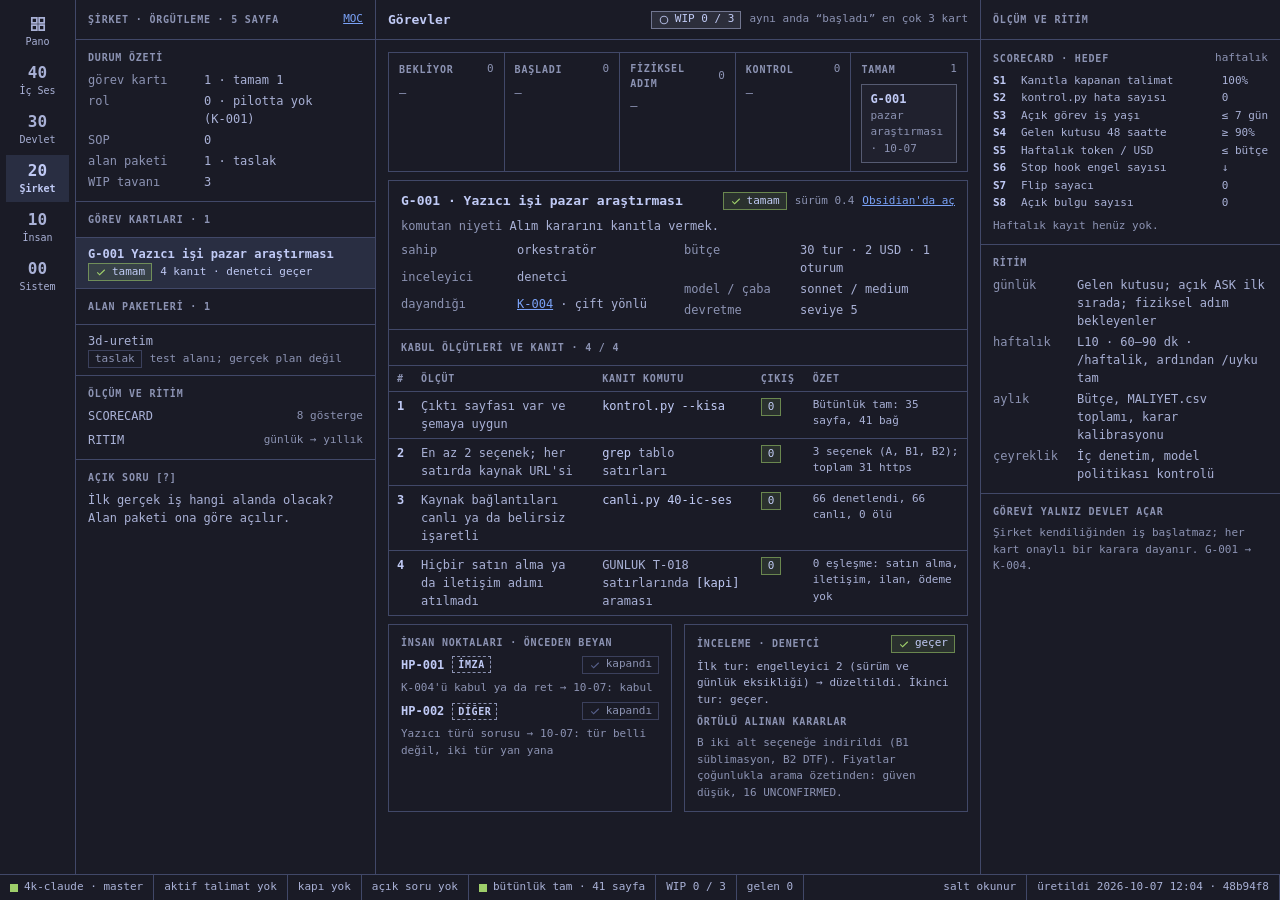
<file: 01-gelen/ham/2026-10-07-pano-tasarim/ekranlar/sirket.html>
<!doctype html>
<html lang="tr">
<head>
<meta charset="utf-8">
<meta name="viewport" content="width=device-width, initial-scale=1">
<title>4k-claude — Şirket</title>
<link rel="stylesheet" href="../css/4k-claude.css">
<link rel="stylesheet" href="../css/sirket.css">
</head>
<body>
<div class="app" data-theme="tokyo-night">
<div class="cols">

<nav class="rail" aria-label="Katlar">
<a class="rl" href="pano.html" aria-label="Pano"><svg viewBox="0 0 16 16" aria-hidden="true"><path d="M2.5 2.5H7V7H2.5zM9 2.5h4.5V7H9zM2.5 9H7v4.5H2.5zM9 9h4.5v4.5H9z"></path></svg><span>Pano</span></a>
<a class="rl" href="ic-ses.html" aria-label="40 İç Ses"><b class="kn" aria-hidden="true">40</b><span>İç Ses</span></a>
<a class="rl" href="kararlar.html" aria-label="30 Devlet"><b class="kn" aria-hidden="true">30</b><span>Devlet</span></a>
<a class="rl" href="sirket.html" aria-label="20 Şirket" aria-current="page"><b class="kn" aria-hidden="true">20</b><span>Şirket</span></a>
<a class="rl" href="insan.html" aria-label="10 İnsan"><b class="kn" aria-hidden="true">10</b><span>İnsan</span></a>
<a class="rl" href="talimatlar.html" aria-label="00 Sistem"><b class="kn" aria-hidden="true">00</b><span>Sistem</span></a>
</nav>

<aside class="list" aria-label="Şirket">
<div class="hd"><h2 class="cap gr">ŞİRKET · ÖRGÜTLEME · 5 SAYFA</h2><a class="lk sm" href="obsidian://open?vault=4k-claude&amp;file=20-sirket%2FMOC-sirket">MOC</a></div>
<div class="scr">
<div class="sec">
<h2 class="cap">DURUM ÖZETİ</h2>
<dl class="kv">
<dt>görev kartı</dt><dd>1 · tamam 1</dd>
<dt>rol</dt><dd>0 · pilotta yok (<span class="nw">K-001</span>)</dd>
<dt>SOP</dt><dd>0</dd>
<dt>alan paketi</dt><dd>1 · taslak</dd>
<dt>WIP tavanı</dt><dd>3</dd>
</dl>
</div>
<div class="sec"><h2 class="cap">GÖREV KARTLARI · 1</h2></div>
<a class="row" href="sirket.html" aria-current="true"><span class="gr c0"><span class="b">G-001 Yazıcı işi pazar araştırması</span><span class="r sm"><span class="bd ok"><svg viewBox="0 0 16 16" aria-hidden="true"><path d="M3 8.5l3.2 3.2L13 5"></path></svg>tamam</span><span class="mu">4 kanıt · denetci geçer</span></span></span></a>
<div class="sec"><h2 class="cap">ALAN PAKETLERİ · 1</h2></div>
<div class="row"><span class="gr c0"><span>3d-uretim</span><span class="r sm"><span class="bd off">taslak</span><span class="mu">test alanı; gerçek plan değil</span></span></span></div>
<div class="sec">
<h2 class="cap">ÖLÇÜM VE RİTİM</h2>
<div class="r"><span class="gr">SCORECARD</span><span class="sm mu">8 gösterge</span></div>
<div class="r"><span class="gr">RITIM</span><span class="sm mu">günlük → yıllık</span></div>
</div>
<div class="sec">
<h2 class="cap">AÇIK SORU [?]</h2>
<p>İlk gerçek iş hangi alanda olacak? Alan paketi ona göre açılır.</p>
</div>
</div>
</aside>

<main class="stage">
<div class="hd">
<h1 class="t gr">Görevler</h1>
<span class="bd"><svg viewBox="0 0 16 16" aria-hidden="true"><circle cx="8" cy="8" r="5"></circle></svg>WIP 0 / 3</span>
<span class="sm mu">aynı anda “başladı” en çok 3 kart</span>
</div>
<div class="scr pad c">

<section class="kb" aria-label="Kanban">
<div><div class="r"><h2 class="cap gr">BEKLİYOR</h2><span class="sm mu">0</span></div><span class="mu">—</span></div>
<div><div class="r"><h2 class="cap gr">BAŞLADI</h2><span class="sm mu">0</span></div><span class="mu">—</span></div>
<div><div class="r"><h2 class="cap gr">FİZİKSEL ADIM</h2><span class="sm mu">0</span></div><span class="mu">—</span></div>
<div><div class="r"><h2 class="cap gr">KONTROL</h2><span class="sm mu">0</span></div><span class="mu">—</span></div>
<div><div class="r"><h2 class="cap gr">TAMAM</h2><span class="sm mu">1</span></div><a class="kc" href="sirket.html"><span class="b br">G-001</span><span class="sm mu">pazar araştırması · 10-07</span></a></div>
</section>

<section class="card" aria-label="Görev kartı G-001">
<div class="sec">
<div class="r w"><h2 class="t gr">G-001 · Yazıcı işi pazar araştırması</h2><span class="bd ok"><svg viewBox="0 0 16 16" aria-hidden="true"><path d="M3 8.5l3.2 3.2L13 5"></path></svg>tamam</span><span class="sm mu">sürüm 0.4</span><a class="lk sm" href="obsidian://open?vault=4k-claude&amp;file=20-sirket%2Fgorevler%2FG-001-yazici-pazar-arastirmasi">Obsidian'da aç</a></div>
<p><span class="mu">komutan niyeti</span> Alım kararını kanıtla vermek.</p>
<div class="g2">
<dl class="kv">
<dt>sahip</dt><dd>orkestratör</dd>
<dt>inceleyici</dt><dd>denetci</dd>
<dt>dayandığı</dt><dd><a class="lk" href="kararlar.html">K-004</a> · çift yönlü</dd>
</dl>
<dl class="kv">
<dt>bütçe</dt><dd>30 tur · 2 USD · 1 oturum</dd>
<dt>model / çaba</dt><dd>sonnet / medium</dd>
<dt>devretme</dt><dd>seviye 5</dd>
</dl>
</div>
</div>
<div class="sec"><h3 class="cap">KABUL ÖLÇÜTLERİ VE KANIT · 4 / 4</h3></div>
<div class="ox">
<table class="tb">
<thead><tr><th class="n" scope="col">#</th><th scope="col">ÖLÇÜT</th><th scope="col">KANIT KOMUTU</th><th class="x" scope="col">ÇIKIŞ</th><th scope="col">ÖZET</th></tr></thead>
<tbody>
<tr><td class="b br">1</td><td>Çıktı sayfası var ve şemaya uygun</td><td><code>kontrol.py --kisa</code></td><td><span class="bd ok">0</span></td><td class="sm">Bütünlük tam: 35 sayfa, 41 bağ</td></tr>
<tr><td class="b br">2</td><td>En az 2 seçenek; her satırda kaynak URL'si</td><td><code>grep</code> tablo satırları</td><td><span class="bd ok">0</span></td><td class="sm">3 seçenek (A, B1, B2); toplam 31 https</td></tr>
<tr><td class="b br">3</td><td>Kaynak bağlantıları canlı ya da belirsiz işaretli</td><td><code>canli.py 40-ic-ses</code></td><td><span class="bd ok">0</span></td><td class="sm">66 denetlendi, 66 canlı, 0 ölü</td></tr>
<tr><td class="b br">4</td><td>Hiçbir satın alma ya da iletişim adımı atılmadı</td><td>GUNLUK T-018 satırlarında <code>[kapi]</code> araması</td><td><span class="bd ok">0</span></td><td class="sm">0 eşleşme: satın alma, iletişim, ilan, ödeme yok</td></tr>
</tbody>
</table>
</div>
</section>

<div class="g2">
<section class="card" aria-label="İnsan noktaları">
<div class="sec">
<h2 class="cap">İNSAN NOKTALARI · ÖNCEDEN BEYAN</h2>
<div class="r"><span class="b br">HP-001</span><span class="tag">İMZA</span><span class="gr"></span><span class="bd off"><svg viewBox="0 0 16 16" aria-hidden="true"><path d="M3 8.5l3.2 3.2L13 5"></path></svg>kapandı</span></div>
<p class="sm mu">K-004'ü kabul ya da ret → 10-07: kabul</p>
<div class="r"><span class="b br">HP-002</span><span class="tag">DİĞER</span><span class="gr"></span><span class="bd off"><svg viewBox="0 0 16 16" aria-hidden="true"><path d="M3 8.5l3.2 3.2L13 5"></path></svg>kapandı</span></div>
<p class="sm mu">Yazıcı türü sorusu → 10-07: tür belli değil, iki tür yan yana</p>
</div>
</section>
<section class="card" aria-label="İnceleme">
<div class="sec">
<div class="r"><h2 class="cap gr">İNCELEME · DENETCİ</h2><span class="bd ok"><svg viewBox="0 0 16 16" aria-hidden="true"><path d="M3 8.5l3.2 3.2L13 5"></path></svg>geçer</span></div>
<p class="sm">İlk tur: engelleyici 2 (sürüm ve günlük eksikliği) → düzeltildi. İkinci tur: geçer.</p>
<h3 class="cap">ÖRTÜLÜ ALINAN KARARLAR</h3>
<p class="sm mu">B iki alt seçeneğe indirildi (B1 süblimasyon, B2 DTF). Fiyatlar çoğunlukla arama özetinden: güven düşük, 16 UNCONFIRMED.</p>
</div>
</section>
</div>

</div>
</main>

<aside class="side" aria-label="Ölçüm ve ritim">
<div class="hd"><h2 class="cap gr">ÖLÇÜM VE RİTİM</h2></div>
<div class="scr">
<div class="sec">
<div class="r"><h3 class="cap gr">SCORECARD · HEDEF</h3><span class="sm mu">haftalık</span></div>
<dl class="sc">
<dt>S1</dt><dd>Kanıtla kapanan talimat</dd><dd>100%</dd>
<dt>S2</dt><dd>kontrol.py hata sayısı</dd><dd>0</dd>
<dt>S3</dt><dd>Açık görev iş yaşı</dd><dd>≤ 7 gün</dd>
<dt>S4</dt><dd>Gelen kutusu 48 saatte</dd><dd>≥ 90%</dd>
<dt>S5</dt><dd>Haftalık token / USD</dd><dd>≤ bütçe</dd>
<dt>S6</dt><dd>Stop hook engel sayısı</dd><dd>↓</dd>
<dt>S7</dt><dd>Flip sayacı</dd><dd>0</dd>
<dt>S8</dt><dd>Açık bulgu sayısı</dd><dd>0</dd>
</dl>
<p class="sm mu">Haftalık kayıt henüz yok.</p>
</div>
<div class="sec">
<h3 class="cap">RİTİM</h3>
<dl class="kv kvs">
<dt>günlük</dt><dd>Gelen kutusu; açık ASK ilk sırada; fiziksel adım bekleyenler</dd>
<dt>haftalık</dt><dd>L10 · 60–90 dk · /haftalik, ardından /uyku tam</dd>
<dt>aylık</dt><dd>Bütçe, MALIYET.csv toplamı, karar kalibrasyonu</dd>
<dt>çeyreklik</dt><dd>İç denetim, model politikası kontrolü</dd>
</dl>
</div>
<div class="sec">
<h3 class="cap">GÖREVİ YALNIZ DEVLET AÇAR</h3>
<p class="sm mu">Şirket kendiliğinden iş başlatmaz; her kart onaylı bir karara dayanır. G-001 → K-004.</p>
</div>
</div>
</aside>

</div>
<footer class="sbar">
<span><span class="dot ok"></span>4k-claude · master</span>
<a href="talimatlar.html">aktif talimat yok</a>
<a href="kararlar.html">kapı yok</a>
<span>açık soru yok</span>
<a href="saglik.html"><span class="dot ok"></span>bütünlük tam · 41 sayfa</a>
<a href="sirket.html">WIP 0 / 3</a>
<a href="insan.html">gelen 0</a>
<span class="gr"></span>
<span>salt okunur</span>
<span>üretildi 2026-10-07 12:04 · 48b94f8</span>
</footer>
</div>
</body>
</html>
</file>
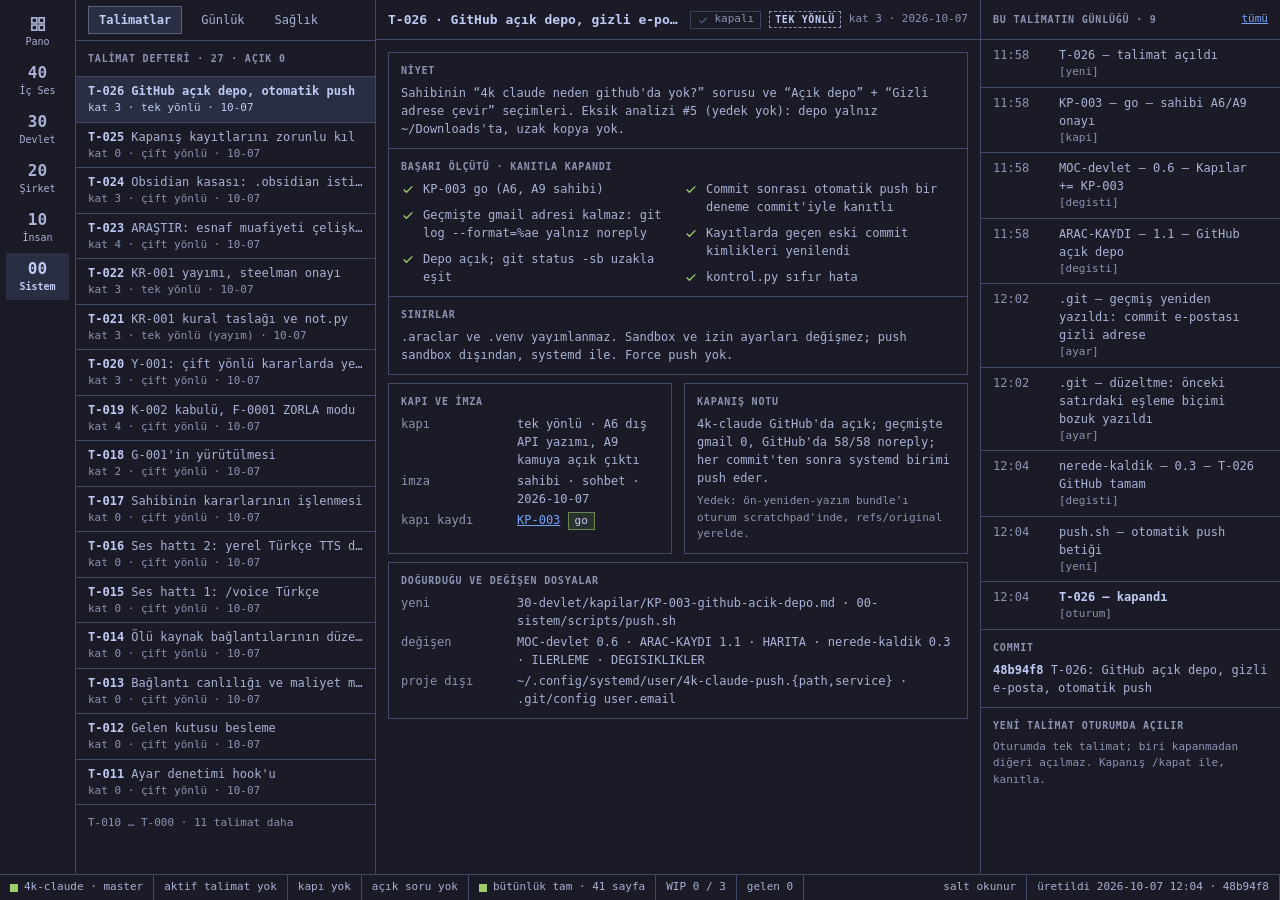
<file: 01-gelen/ham/2026-10-07-pano-tasarim/ekranlar/talimatlar.html>
<!doctype html>
<html lang="tr">
<head>
<meta charset="utf-8">
<meta name="viewport" content="width=device-width, initial-scale=1">
<title>4k-claude — Talimat defteri</title>
<link rel="stylesheet" href="../css/4k-claude.css">
<link rel="stylesheet" href="../css/talimatlar.css">
</head>
<body>
<div class="app" data-theme="tokyo-night">
<div class="cols">

<nav class="rail" aria-label="Katlar">
<a class="rl" href="pano.html" aria-label="Pano"><svg viewBox="0 0 16 16" aria-hidden="true"><path d="M2.5 2.5H7V7H2.5zM9 2.5h4.5V7H9zM2.5 9H7v4.5H2.5zM9 9h4.5v4.5H9z"></path></svg><span>Pano</span></a>
<a class="rl" href="ic-ses.html" aria-label="40 İç Ses"><b class="kn" aria-hidden="true">40</b><span>İç Ses</span></a>
<a class="rl" href="kararlar.html" aria-label="30 Devlet"><b class="kn" aria-hidden="true">30</b><span>Devlet</span></a>
<a class="rl" href="sirket.html" aria-label="20 Şirket"><b class="kn" aria-hidden="true">20</b><span>Şirket</span></a>
<a class="rl" href="insan.html" aria-label="10 İnsan"><b class="kn" aria-hidden="true">10</b><span>İnsan</span></a>
<a class="rl" href="talimatlar.html" aria-label="00 Sistem" aria-current="page"><b class="kn" aria-hidden="true">00</b><span>Sistem</span></a>
</nav>

<aside class="list" aria-label="Talimat defteri">
<div class="hd"><a class="btn on" href="talimatlar.html" aria-current="page">Talimatlar</a><a class="btn gh" href="gunluk.html">Günlük</a><a class="btn gh" href="saglik.html">Sağlık</a></div>
<div class="scr">
<div class="sec"><h2 class="cap">TALİMAT DEFTERİ · 27 · AÇIK 0</h2></div>
<a class="row tl" href="talimatlar.html" aria-current="true"><span class="gr c0"><span class="b el">T-026 GitHub açık depo, otomatik push</span><span class="sm mu">kat 3 · tek yönlü · 10-07</span></span></a>
<a class="row tl" href="talimatlar.html"><span class="gr c0"><span class="el"><span class="b br">T-025</span> Kapanış kayıtlarını zorunlu kıl</span><span class="sm mu">kat 0 · çift yönlü · 10-07</span></span></a>
<a class="row tl" href="talimatlar.html"><span class="gr c0"><span class="el"><span class="b br">T-024</span> Obsidian kasası: .obsidian istisnası</span><span class="sm mu">kat 3 · çift yönlü · 10-07</span></span></a>
<a class="row tl" href="talimatlar.html"><span class="gr c0"><span class="el"><span class="b br">T-023</span> ARAŞTIR: esnaf muafiyeti çelişkisi</span><span class="sm mu">kat 4 · çift yönlü · 10-07</span></span></a>
<a class="row tl" href="talimatlar.html"><span class="gr c0"><span class="el"><span class="b br">T-022</span> KR-001 yayımı, steelman onayı</span><span class="sm mu">kat 3 · tek yönlü · 10-07</span></span></a>
<a class="row tl" href="talimatlar.html"><span class="gr c0"><span class="el"><span class="b br">T-021</span> KR-001 kural taslağı ve not.py</span><span class="sm mu">kat 3 · tek yönlü (yayım) · 10-07</span></span></a>
<a class="row tl" href="talimatlar.html"><span class="gr c0"><span class="el"><span class="b br">T-020</span> Y-001: çift yönlü kararlarda yetki devri</span><span class="sm mu">kat 3 · çift yönlü · 10-07</span></span></a>
<a class="row tl" href="talimatlar.html"><span class="gr c0"><span class="el"><span class="b br">T-019</span> K-002 kabulü, F-0001 ZORLA modu</span><span class="sm mu">kat 4 · çift yönlü · 10-07</span></span></a>
<a class="row tl" href="talimatlar.html"><span class="gr c0"><span class="el"><span class="b br">T-018</span> G-001'in yürütülmesi</span><span class="sm mu">kat 2 · çift yönlü · 10-07</span></span></a>
<a class="row tl" href="talimatlar.html"><span class="gr c0"><span class="el"><span class="b br">T-017</span> Sahibinin kararlarının işlenmesi</span><span class="sm mu">kat 0 · çift yönlü · 10-07</span></span></a>
<a class="row tl" href="talimatlar.html"><span class="gr c0"><span class="el"><span class="b br">T-016</span> Ses hattı 2: yerel Türkçe TTS denemesi</span><span class="sm mu">kat 0 · çift yönlü · 10-07</span></span></a>
<a class="row tl" href="talimatlar.html"><span class="gr c0"><span class="el"><span class="b br">T-015</span> Ses hattı 1: /voice Türkçe</span><span class="sm mu">kat 0 · çift yönlü · 10-07</span></span></a>
<a class="row tl" href="talimatlar.html"><span class="gr c0"><span class="el"><span class="b br">T-014</span> Ölü kaynak bağlantılarının düzeltilmesi</span><span class="sm mu">kat 0 · çift yönlü · 10-07</span></span></a>
<a class="row tl" href="talimatlar.html"><span class="gr c0"><span class="el"><span class="b br">T-013</span> Bağlantı canlılığı ve maliyet mutabakatı</span><span class="sm mu">kat 0 · çift yönlü · 10-07</span></span></a>
<a class="row tl" href="talimatlar.html"><span class="gr c0"><span class="el"><span class="b br">T-012</span> Gelen kutusu besleme</span><span class="sm mu">kat 0 · çift yönlü · 10-07</span></span></a>
<a class="row tl" href="talimatlar.html"><span class="gr c0"><span class="el"><span class="b br">T-011</span> Ayar denetimi hook'u</span><span class="sm mu">kat 0 · çift yönlü · 10-07</span></span></a>
<div class="sec"><p class="sm mu">T-010 … T-000 · 11 talimat daha</p></div>
</div>
</aside>

<main class="stage">
<div class="hd">
<h1 class="t gr el">T-026 · GitHub açık depo, gizli e-posta ve otomatik push</h1>
<span class="bd off"><svg viewBox="0 0 16 16" aria-hidden="true"><path d="M3 8.5l3.2 3.2L13 5"></path></svg>kapalı</span>
<span class="tag">TEK YÖNLÜ</span>
<span class="sm mu">kat 3 · 2026-10-07</span>
</div>
<div class="scr pad c">

<section class="card" aria-label="Niyet ve başarı ölçütü">
<div class="sec">
<h2 class="cap">NİYET</h2>
<p>Sahibinin “4k claude neden github'da yok?” sorusu ve “Açık depo” + “Gizli adrese çevir” seçimleri. Eksik analizi #5 (yedek yok): depo yalnız ~/Downloads'ta, uzak kopya yok.</p>
</div>
<div class="sec">
<h2 class="cap">BAŞARI ÖLÇÜTÜ · KANITLA KAPANDI</h2>
<div class="g2">
<ul class="ck c">
<li><svg viewBox="0 0 16 16" aria-hidden="true"><path d="M3 8.5l3.2 3.2L13 5"></path></svg><span>KP-003 go (A6, A9 sahibi)</span></li>
<li><svg viewBox="0 0 16 16" aria-hidden="true"><path d="M3 8.5l3.2 3.2L13 5"></path></svg><span>Geçmişte gmail adresi kalmaz: git log <span class="nw">--format=%ae</span> yalnız noreply</span></li>
<li><svg viewBox="0 0 16 16" aria-hidden="true"><path d="M3 8.5l3.2 3.2L13 5"></path></svg><span>Depo açık; git status -sb uzakla eşit</span></li>
</ul>
<ul class="ck c">
<li><svg viewBox="0 0 16 16" aria-hidden="true"><path d="M3 8.5l3.2 3.2L13 5"></path></svg><span>Commit sonrası otomatik push bir deneme commit'iyle kanıtlı</span></li>
<li><svg viewBox="0 0 16 16" aria-hidden="true"><path d="M3 8.5l3.2 3.2L13 5"></path></svg><span>Kayıtlarda geçen eski commit kimlikleri yenilendi</span></li>
<li><svg viewBox="0 0 16 16" aria-hidden="true"><path d="M3 8.5l3.2 3.2L13 5"></path></svg><span>kontrol.py sıfır hata</span></li>
</ul>
</div>
</div>
<div class="sec">
<h2 class="cap">SINIRLAR</h2>
<p>.araclar ve .venv yayımlanmaz. Sandbox ve izin ayarları değişmez; push sandbox dışından, systemd ile. Force push yok.</p>
</div>
</section>

<div class="g2">
<section class="card" aria-label="Kapı ve imza">
<div class="sec">
<h2 class="cap">KAPI VE İMZA</h2>
<dl class="kv">
<dt>kapı</dt><dd>tek yönlü · A6 dış API yazımı, A9 kamuya açık çıktı</dd>
<dt>imza</dt><dd>sahibi · sohbet · 2026-10-07</dd>
<dt>kapı kaydı</dt><dd><a class="lk" href="kapi.html">KP-003</a> <span class="bd ok">go</span></dd>
</dl>
</div>
</section>
<section class="card" aria-label="Kapanış notu">
<div class="sec">
<h2 class="cap">KAPANIŞ NOTU</h2>
<p>4k-claude GitHub'da açık; geçmişte gmail 0, GitHub'da 58/58 noreply; her commit'ten sonra systemd birimi push eder.</p>
<p class="sm mu">Yedek: ön-yeniden-yazım bundle'ı oturum scratchpad'inde, refs/original yerelde.</p>
</div>
</section>
</div>

<section class="card" aria-label="Doğurduğu ve değişen dosyalar">
<div class="sec">
<h2 class="cap">DOĞURDUĞU VE DEĞİŞEN DOSYALAR</h2>
<dl class="kv">
<dt>yeni</dt><dd>30-devlet/kapilar/KP-003-github-acik-depo.md · 00-sistem/scripts/push.sh</dd>
<dt>değişen</dt><dd>MOC-devlet 0.6 · ARAC-KAYDI 1.1 · HARITA · nerede-kaldik 0.3 · ILERLEME · DEGISIKLIKLER</dd>
<dt>proje dışı</dt><dd>~/.config/systemd/user/4k-claude-push.{path,service} · .git/config user.email</dd>
</dl>
</div>
</section>

</div>
</main>

<aside class="side" aria-label="Bu talimatın günlüğü">
<div class="hd"><h2 class="cap gr">BU TALİMATIN GÜNLÜĞÜ · 9</h2><a class="lk sm" href="gunluk.html">tümü</a></div>
<div class="scr">
<div class="ev"><span class="mu">11:58</span><span class="c0"><span>T-026 — talimat açıldı</span><span class="sm mu">[yeni]</span></span></div>
<div class="ev"><span class="mu">11:58</span><span class="c0"><span>KP-003 — go — sahibi A6/A9 onayı</span><span class="sm mu">[kapi]</span></span></div>
<div class="ev"><span class="mu">11:58</span><span class="c0"><span>MOC-devlet — 0.6 — Kapılar += KP-003</span><span class="sm mu">[degisti]</span></span></div>
<div class="ev"><span class="mu">11:58</span><span class="c0"><span>ARAC-KAYDI — 1.1 — GitHub açık depo</span><span class="sm mu">[degisti]</span></span></div>
<div class="ev"><span class="mu">12:02</span><span class="c0"><span>.git — geçmiş yeniden yazıldı: commit e-postası gizli adrese</span><span class="sm mu">[ayar]</span></span></div>
<div class="ev"><span class="mu">12:02</span><span class="c0"><span>.git — düzeltme: önceki satırdaki eşleme biçimi bozuk yazıldı</span><span class="sm mu">[ayar]</span></span></div>
<div class="ev"><span class="mu">12:04</span><span class="c0"><span>nerede-kaldik — 0.3 — T-026 GitHub tamam</span><span class="sm mu">[degisti]</span></span></div>
<div class="ev"><span class="mu">12:04</span><span class="c0"><span>push.sh — otomatik push betiği</span><span class="sm mu">[yeni]</span></span></div>
<div class="ev"><span class="mu">12:04</span><span class="c0"><span class="b br">T-026 — kapandı</span><span class="sm mu">[oturum]</span></span></div>
<div class="sec">
<h3 class="cap">COMMIT</h3>
<p><span class="b br">48b94f8</span> T-026: GitHub açık depo, gizli e-posta, otomatik push</p>
</div>
<div class="sec">
<h3 class="cap">YENİ TALİMAT OTURUMDA AÇILIR</h3>
<p class="sm mu">Oturumda tek talimat; biri kapanmadan diğeri açılmaz. Kapanış /kapat ile, kanıtla.</p>
</div>
</div>
</aside>

</div>
<footer class="sbar">
<span><span class="dot ok"></span>4k-claude · master</span>
<a href="talimatlar.html">aktif talimat yok</a>
<a href="kararlar.html">kapı yok</a>
<span>açık soru yok</span>
<a href="saglik.html"><span class="dot ok"></span>bütünlük tam · 41 sayfa</a>
<a href="sirket.html">WIP 0 / 3</a>
<a href="insan.html">gelen 0</a>
<span class="gr"></span>
<span>salt okunur</span>
<span>üretildi 2026-10-07 12:04 · 48b94f8</span>
</footer>
</div>
</body>
</html>
</file>
<file: 01-gelen/ham/2026-10-07-pano-tasarim/css/4k-claude.css>
/* 4k-claude panosu — ortak tasarım dili.
   Renkler Omarchy temasının colors.toml anahtarlarından gelir (Tokyo Night varsayılan).
   Dış font, CDN, satır içi stil ve satır içi betik yok; pano ağa çıkmaz. */
body{margin:0}
button,input{font:inherit;color:inherit}
:root,[data-theme="tokyo-night"]{--bg:#1a1b26;--bg2:#13141c;--bg3:#24283b;--sel:#292e42;--mut:#414868;--fg:#a9b1d6;--fgd:#565f89;--fgb:#c0caf5;--acc:#7aa2f7;--blue:#7aa2f7;--yellow:#e0af68;--green:#9ece6a;--red:#f7768e;--orange:#eb927b;--magenta:#ad8ee6;--cyan:#449dab}
[data-theme="catppuccin"]{--bg:#1e1e2e;--bg2:#161622;--bg3:#313244;--sel:#45475a;--mut:#585b70;--fg:#cdd6f4;--fgd:#6c7086;--fgb:#cdd6f4;--acc:#89b4fa;--blue:#89b4fa;--yellow:#f9e2af;--green:#a6e3a1;--red:#f38ba8;--orange:#f6b6ab;--magenta:#f5c2e7;--cyan:#94e2d5}
[data-theme="gruvbox"]{--bg:#282828;--bg2:#1e1e1e;--bg3:#3c3836;--sel:#504945;--mut:#665c54;--fg:#d4be98;--fgd:#7c6f64;--fgb:#d4be98;--acc:#7daea3;--blue:#7daea3;--yellow:#d8a657;--green:#a9b665;--red:#ea6962;--orange:#e1875c;--magenta:#d3869b;--cyan:#89b482}
[data-theme="flexoki-light"]{--bg:#fffcf0;--bg2:#f2efe4;--bg3:#e6e4d9;--sel:#cecdc3;--mut:#b7b5ac;--fg:#100f0f;--fgd:#878580;--fgb:#100f0f;--acc:#205ea6;--blue:#205ea6;--yellow:#d0a215;--green:#879a39;--red:#d14d41;--orange:#d0772b;--magenta:#ce5d97;--cyan:#3aa99f}
:root,[data-theme]{--r:0px;--fg2:color-mix(in srgb,var(--fg) 80%,var(--bg));--line:var(--mut);--edge:color-mix(in srgb,var(--fg) 40%,transparent);--fill:color-mix(in srgb,var(--fg) 4%,transparent);--hov:color-mix(in srgb,var(--fg) 8%,transparent)}
[data-acc="lila"]{--acc:#c7a7ff}
[data-kose="yuvarlak"]{--r:8px}
.app{min-height:900px;display:flex;flex-direction:column;background:var(--bg);color:var(--fg);font:12px/1.5 'JetBrainsMono Nerd Font','JetBrains Mono',ui-monospace,monospace}
.app.sheet{min-height:0}
.app *{box-sizing:border-box}
.app h1,.app h2,.app h3,.app p,.app dl,.app dd,.app ul,.app ol{margin:0;padding:0;list-style:none}
.app a{color:inherit;text-decoration:none}
.app a.lk{color:var(--acc);text-decoration:underline}
.app svg{width:14px;height:14px;flex:none;fill:none;stroke:currentColor;stroke-width:1.5}
.app :focus-visible{outline:2px solid var(--acc);outline-offset:-2px}
.app ::placeholder{color:var(--fg2);opacity:1}
.vh{position:absolute;width:1px;height:1px;overflow:hidden;clip-path:inset(50%)}
.cols{flex:1;display:flex;min-height:0}
.rail{flex:0 0 76px;display:flex;flex-direction:column;gap:2px;padding:8px 6px;border-right:1px solid var(--line)}
.rl{display:flex;flex-direction:column;align-items:center;gap:3px;padding:7px 2px;border-radius:var(--r);color:var(--fg2);font-size:10px;line-height:1.2;text-align:center}
.app .rl svg{width:18px;height:18px}
.kn{font-size:16px;line-height:18px;font-weight:700}
.rl[aria-current]{background:var(--sel);color:var(--fgb);font-weight:700}
.list{flex:0 0 300px;min-width:0;display:flex;flex-direction:column;border-right:1px solid var(--line)}
.stage{flex:1;min-width:0;display:flex;flex-direction:column}
.side{flex:0 0 300px;min-width:0;display:flex;flex-direction:column;border-left:1px solid var(--line)}
.hd{display:flex;align-items:center;flex-wrap:wrap;gap:6px 8px;min-height:40px;padding:6px 12px;border-bottom:1px solid var(--line)}
.t{font-size:13px;font-weight:700;color:var(--fgb)}
.cap{font-size:10px;font-weight:700;letter-spacing:.08em;color:var(--fg2)}
.q{font-size:15px;line-height:1.4;font-weight:700;color:var(--fgb)}
.r{display:flex;align-items:center;gap:8px}
.w{flex-wrap:wrap}
.c{display:flex;flex-direction:column;gap:8px}
.c0{display:flex;flex-direction:column;min-width:0}
.gr{flex:1;min-width:0}
.pad{padding:12px}
.bt{border-top:1px solid var(--line)}
.mu{color:var(--fg2)}.br{color:var(--fgb)}.b{font-weight:700}.sm{font-size:11px}
.nw{white-space:nowrap}
.el{white-space:nowrap;overflow:hidden;text-overflow:ellipsis}
.btn{display:inline-flex;align-items:center;justify-content:center;gap:6px;height:28px;padding:0 10px;background:var(--fill);border:1px solid var(--edge);border-radius:var(--r);color:var(--fg);white-space:nowrap;cursor:pointer}
.btn.gh{background:none;border-color:transparent}
.btn.on{background:var(--sel);color:var(--fgb);font-weight:700}
.in{display:block;width:100%;height:28px;padding:0 8px;background:var(--fill);border:1px solid var(--edge);border-radius:var(--r)}
.row{display:flex;align-items:flex-start;gap:8px;width:100%;padding:7px 12px;background:none;border:0;border-bottom:1px solid var(--line);color:inherit;text-align:left}
.row[aria-current]{background:var(--sel);color:var(--fgb)}
.row[aria-current] .mu{color:inherit}
.tl{padding:5px 12px}
.bd{display:inline-flex;align-items:center;gap:5px;height:18px;padding:0 6px;font-size:11px;font-weight:400;white-space:nowrap;color:var(--fgb);border:1px solid color-mix(in srgb,var(--h,var(--fg)) 55%,transparent);background:color-mix(in srgb,var(--h,var(--fg)) 12%,transparent);border-radius:var(--r)}
.app .bd svg{width:12px;height:12px;color:var(--h,var(--fg))}
.run{--h:var(--blue)}.wait{--h:var(--yellow)}.ok{--h:var(--green)}.err{--h:var(--red)}.unc{--h:var(--orange)}.rem{--h:var(--magenta)}.src{--h:var(--cyan)}.off{--h:var(--fgd)}
.bd.off{color:var(--fg2);background:none}
.dot{width:8px;height:8px;flex:none;background:var(--h,var(--fg))}
.tag{display:inline-block;font-size:10px;font-weight:700;letter-spacing:.06em;padding:0 5px;border:1px dashed var(--h,var(--fg2));color:var(--fgb);white-space:nowrap}
.card{display:flex;flex-direction:column;border:1px solid var(--line);border-radius:var(--r)}
.card.dec{border:2px solid var(--acc)}
.card.hl{border:2px solid var(--h)}
.sec{display:flex;flex-direction:column;gap:6px;padding:10px 12px;border-bottom:1px solid var(--line)}
.sec:last-child{border-bottom:0}
.kv{display:grid;grid-template-columns:104px minmax(0,1fr);gap:3px 12px}
.kv dt{color:var(--fg2)}.kv dd{overflow-wrap:anywhere}
.kvs{grid-template-columns:72px minmax(0,1fr)}
.cmd{display:flex;align-items:stretch;border:1px solid var(--edge);background:var(--bg2);border-radius:var(--r)}
.cmd code{flex:1;min-width:0;padding:6px 10px;font:inherit;color:var(--fgb);overflow-wrap:anywhere}
.cmd code:before{content:"$ ";color:var(--acc);font-weight:700}
.cmd.say code:before{content:"> "}
.cmd .btn{height:auto;border-width:0 0 0 1px;border-radius:0}
.side .cmd,.list .cmd{flex-direction:column}
.side .cmd .btn,.list .cmd .btn{height:24px;border-width:1px 0 0}
.pre{background:var(--bg2);border:1px solid var(--line);border-radius:var(--r);padding:6px 0;overflow:auto}
.ln{padding:0 10px;white-space:pre-wrap;overflow-wrap:anywhere}
.ban{display:flex;align-items:center;flex-wrap:wrap;gap:6px 8px;padding:6px 12px;color:var(--fgb);background:color-mix(in srgb,var(--h) 14%,transparent);border-bottom:1px solid color-mix(in srgb,var(--h) 55%,transparent)}
.app .ban svg{color:var(--h)}
.app progress{display:block;width:100%;height:4px;border:0;appearance:none;-webkit-appearance:none;background:var(--sel)}
.app progress::-webkit-progress-bar{background:var(--sel)}
.app progress::-webkit-progress-value{background:var(--h,var(--fg))}
.app progress::-moz-progress-bar{background:var(--h,var(--fg))}
.big{font-size:24px;line-height:1;font-weight:700;color:var(--fgb)}
.g2,.g3,.g4{display:grid;gap:12px;grid-template-columns:repeat(2,minmax(0,1fr))}
.g3{grid-template-columns:repeat(3,minmax(0,1fr))}
.g4{grid-template-columns:repeat(4,minmax(0,1fr))}
.scr{flex:1;min-height:0;overflow:auto}
.ox{overflow-x:auto}
.tb{width:100%;border-collapse:collapse}
.tb th{text-align:left;font-size:10px;font-weight:700;letter-spacing:.08em;color:var(--fg2);padding:5px 8px;border-bottom:1px solid var(--line)}
.tb td{padding:5px 8px;border-bottom:1px solid var(--line);vertical-align:top;overflow-wrap:anywhere}
.tb tr:last-child td{border-bottom:0}
.ev{display:grid;grid-template-columns:58px minmax(0,1fr);gap:0 8px;padding:6px 12px;border-bottom:1px solid var(--line)}
.bl li{padding-left:14px;text-indent:-14px}
.bl li:before{content:"- ";color:var(--fg2)}
.no li{display:flex;gap:8px}
.no i{flex:0 0 14px;font-style:normal;color:var(--fg2)}
.sbar{display:flex;flex-wrap:wrap;min-height:26px;border-top:1px solid var(--line);font-size:11px}
.sbar>*{display:flex;align-items:center;gap:6px;padding:3px 10px;border-right:1px solid var(--line)}
.sbar>.gr{border:0}
@media(max-width:1250px){.side{display:none}.g4{grid-template-columns:repeat(2,minmax(0,1fr))}}
@media(max-width:850px){.rail{flex-basis:44px;padding:8px 3px}.rl span{display:none}.list{flex-basis:232px}.g2,.g3,.g4{grid-template-columns:minmax(0,1fr)}}
@media(max-width:620px){.list{display:none}}
/* birden çok ekranda kullanılan parçalar */
</file>
<file: 01-gelen/ham/2026-10-07-pano-tasarim/css/index.css>
/* index.html: yalnız ekran dizinine özgü kurallar; 4k-claude.css'ten sonra yüklenir. */
.idx{min-height:100vh}
.idx .pad{max-width:920px}
.idx .row{align-items:center}
.idx .row:last-child{border-bottom:0}
.idx .row:hover{background:var(--hov)}
</file>
<file: 01-gelen/ham/2026-10-07-pano-tasarim/css/gunluk.css>
/* gunluk.html: yalnız bu ekrana özgü kurallar; 4k-claude.css ten sonra yüklenir. */
.gl{display:grid;grid-template-columns:40px 70px 236px minmax(0,1fr);gap:0 10px;align-items:center;padding:4px 12px;border-bottom:1px solid var(--line)}
.gl .bd{justify-self:start}
.dy{padding:6px 12px;background:var(--bg2);border-bottom:1px solid var(--line)}
.ev.d{grid-template-columns:76px minmax(0,1fr)}
@media(max-width:850px){.gl{grid-template-columns:40px 70px minmax(0,1fr)}.gl>:nth-child(4){grid-column:1 / -1}}
</file>
<file: 01-gelen/ham/2026-10-07-pano-tasarim/css/ic-ses.css>
/* ic-ses.html: yalnız bu ekrana özgü kurallar; 4k-claude.css ten sonra yüklenir. */
.rg{display:grid;grid-template-columns:26px 100px minmax(0,1fr);gap:8px;padding:5px 12px;border-bottom:1px solid var(--line)}
.rg[aria-current]{background:var(--sel);color:var(--fgb)}
.st{display:grid;grid-template-columns:repeat(6,minmax(0,1fr));gap:4px}
.st li{display:flex;flex-direction:column;padding-top:6px;border-top:2px solid var(--line)}
.st .gec{border-color:var(--fg)}
.st .sim{border-color:var(--acc)}
.pm{display:grid;grid-template-columns:minmax(0,1fr) 36px;gap:2px 8px}
.pm span:nth-child(2){text-align:right;color:var(--fgb)}
.pm progress{grid-column:1 / -1}
@media(max-width:850px){.st{grid-template-columns:repeat(3,minmax(0,1fr))}}
</file>
<file: 01-gelen/ham/2026-10-07-pano-tasarim/css/insan.css>
/* insan.html: yalnız bu ekrana özgü kurallar; 4k-claude.css ten sonra yüklenir. */
.tb .a{width:140px}.tb .k{width:64px}.tb .v{width:204px}
</file>
<file: 01-gelen/ham/2026-10-07-pano-tasarim/css/kapi.css>
/* kapi.html: yalnız bu ekrana özgü kurallar; 4k-claude.css ten sonra yüklenir. */
.op{display:grid;grid-template-columns:22px minmax(0,1fr) 200px;gap:2px 10px;align-items:center;padding:8px 12px;border-bottom:1px solid var(--line)}
.op:last-child{border-bottom:0}
.op>b{color:var(--fgb)}
@media(max-width:850px){.op{grid-template-columns:22px minmax(0,1fr)}.op .cmd{grid-column:2}}
</file>
<file: 01-gelen/ham/2026-10-07-pano-tasarim/css/kararlar.css>
/* kararlar.html: yalnız bu ekrana özgü kurallar; 4k-claude.css ten sonra yüklenir. */
.tb .sel td{background:var(--sel);color:var(--fgb)}
.im{display:grid;grid-template-columns:28px minmax(0,1fr);gap:1px 6px;font-size:11px}
.im dt{font-weight:700;color:var(--fgb)}
</file>
<file: 01-gelen/ham/2026-10-07-pano-tasarim/css/pano.css>
/* pano.html: yalnız bu ekrana özgü kurallar; 4k-claude.css ten sonra yüklenir. */
.kt{flex:0 0 22px;font-weight:700;color:var(--fgb)}
</file>
<file: 01-gelen/ham/2026-10-07-pano-tasarim/css/rozetler.css>
/* rozetler.html: yalnız bu ekrana özgü kurallar; 4k-claude.css ten sonra yüklenir. */
.rz{box-sizing:border-box;width:1440px;height:770px}
.g5{display:grid;gap:12px;grid-template-columns:repeat(5,minmax(0,1fr))}
.rz .sbar{border:1px solid var(--line)}
</file>
<file: 01-gelen/ham/2026-10-07-pano-tasarim/css/saglik.css>
/* saglik.html: yalnız bu ekrana özgü kurallar; 4k-claude.css ten sonra yüklenir. */
.dnt{display:grid;grid-template-columns:repeat(2,minmax(0,1fr));grid-template-rows:repeat(8,auto);grid-auto-flow:column;gap:3px 16px}
.dnt li{display:flex;gap:8px}
.dnt i{flex:0 0 16px;font-style:normal;text-align:right;color:var(--fg2)}
.app .dnt svg{margin-top:2px;color:var(--green)}
.k2{display:grid;grid-template-columns:minmax(0,1fr) auto minmax(0,1fr) auto;gap:2px 10px}
.k2 dd{text-align:right;color:var(--fgb)}
.kvw{grid-template-columns:128px minmax(0,1fr)}
.tb .num{text-align:right}
@media(max-width:850px){.dnt{grid-template-columns:minmax(0,1fr);grid-template-rows:none;grid-auto-flow:row}}
</file>
<file: 01-gelen/ham/2026-10-07-pano-tasarim/css/sirket.css>
/* sirket.html: yalnız bu ekrana özgü kurallar; 4k-claude.css ten sonra yüklenir. */
.kb{display:grid;grid-template-columns:repeat(5,minmax(0,1fr));border:1px solid var(--line);border-radius:var(--r)}
.kb>div{display:flex;flex-direction:column;gap:6px;min-height:92px;padding:8px 10px;border-right:1px solid var(--line)}
.kb>div:last-child{border-right:0}
.kc{display:flex;flex-direction:column;padding:5px 8px;border:1px solid var(--edge);border-radius:var(--r);background:var(--fill)}
.tb code{font:inherit;color:var(--fgb)}
.tb .n{width:24px}.tb .x{width:52px}
.sc{display:grid;grid-template-columns:22px minmax(0,1fr) auto;gap:1px 6px;font-size:11px}
.sc dt{font-weight:700;color:var(--fgb)}
@media(max-width:850px){.kb{grid-template-columns:minmax(0,1fr)}.kb>div{min-height:0;border-right:0;border-bottom:1px solid var(--line)}.kb>div:last-child{border-bottom:0}}
</file>
<file: 01-gelen/ham/2026-10-07-pano-tasarim/css/talimatlar.css>
/* talimatlar.html: yalnız bu ekrana özgü kurallar; 4k-claude.css ten sonra yüklenir. */
.ck li{display:flex;gap:8px}
.app .ck svg{margin-top:2px;color:var(--green)}
</file>
